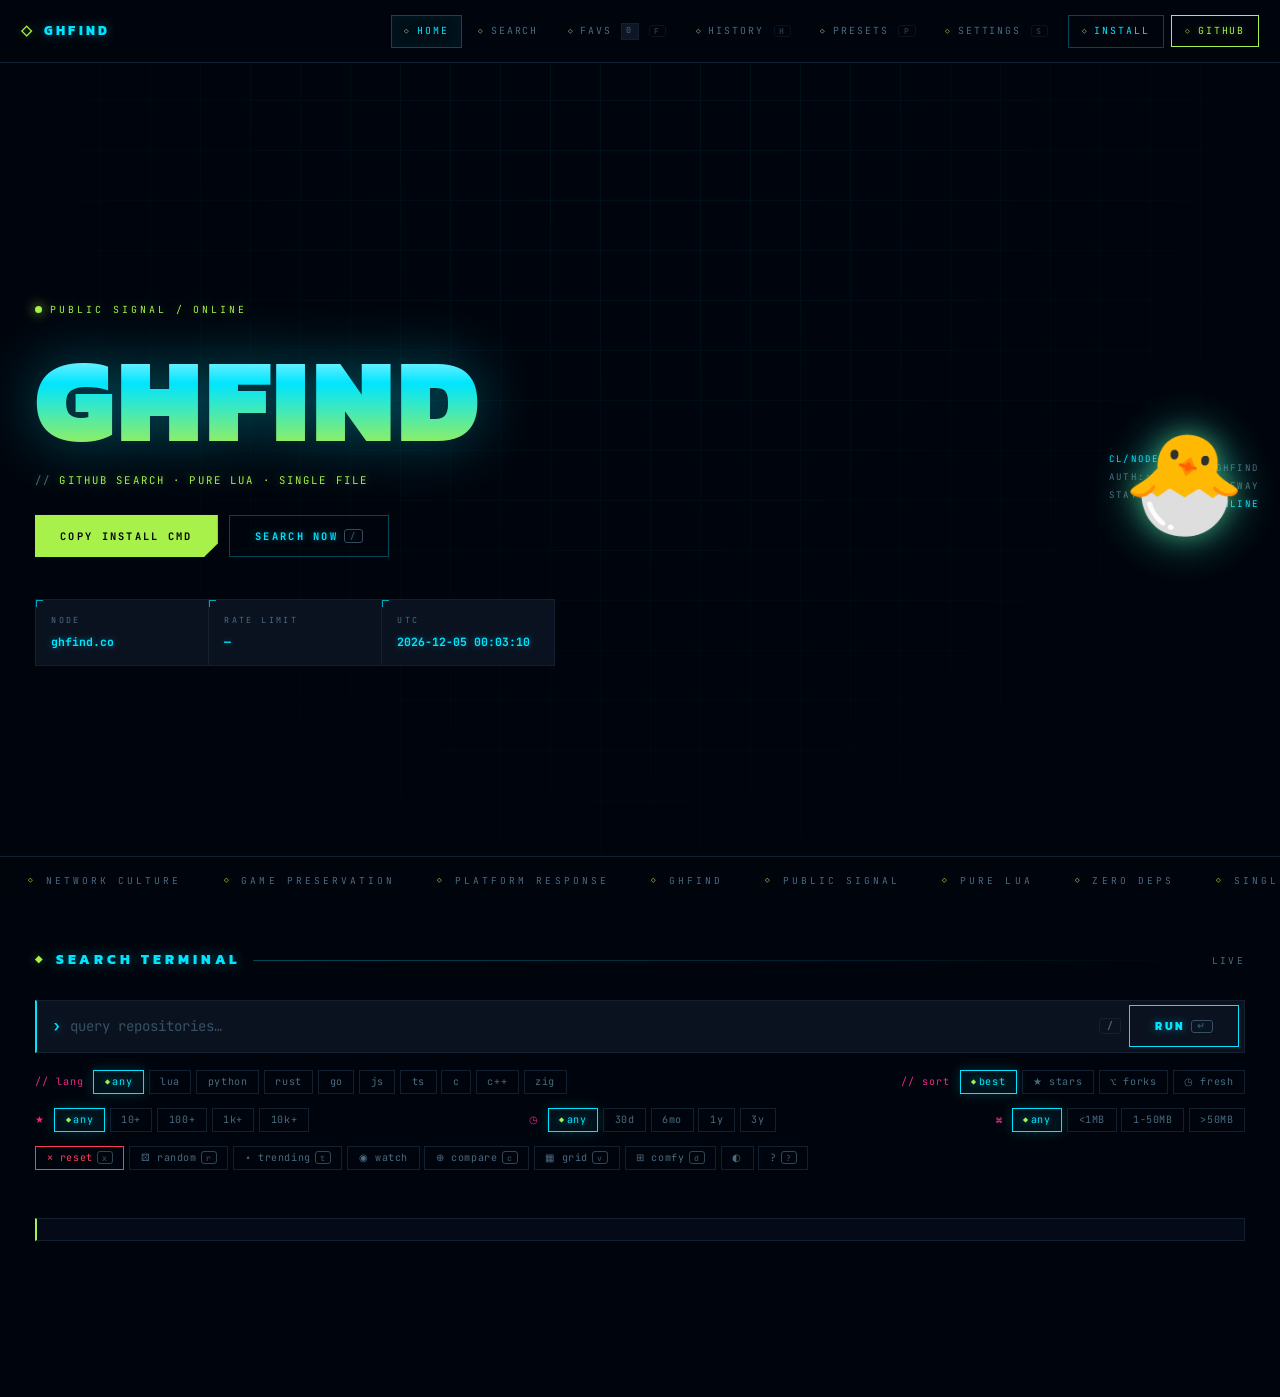
<file: index.html>
<!doctype html>
<html lang="en" data-theme="dark">
<head>
<meta charset="utf-8">
<meta name="viewport" content="width=device-width,initial-scale=1,viewport-fit=cover">
<title>◇ GHFIND — repo searcher</title>
<meta name="description" content="GitHub repository search tool — pure Lua, single file.">
<link rel="icon" href="data:image/svg+xml,<svg xmlns='http://www.w3.org/2000/svg' viewBox='0 0 100 100'><text y='.9em' font-size='90'>🐣</text></svg>">
<link rel="preconnect" href="https://fonts.googleapis.com">
<link rel="preconnect" href="https://fonts.gstatic.com" crossorigin>
<link href="https://fonts.googleapis.com/css2?family=JetBrains+Mono:wght@400;500;700&family=Kanit:wght@600;800;900&display=swap" rel="stylesheet">
<link rel="stylesheet" href="style.css">
</head>
<body>

<div class="bg-grid"></div>

<nav class="topbar">
  <a class="nav-logo" href="#top">
    <span class="dia">◇</span>
    <span>GHFIND</span>
  </a>
  <button class="nav-toggle" id="nav-toggle" aria-label="menu" type="button">☰</button>
  <div class="nav-links" id="nav-links">
    <a class="active" href="#top"><span class="dia-sm">◇</span> HOME</a>
    <a href="#search"><span class="dia-sm">◇</span> SEARCH</a>
    <a href="#" id="nav-favs"><span class="dia-sm">◇</span> FAVS<span class="badge" id="favc">0</span><kbd>f</kbd></a>
    <a href="#" id="nav-hist"><span class="dia-sm">◇</span> HISTORY<kbd>h</kbd></a>
    <a href="#" id="nav-presets"><span class="dia-sm">◇</span> PRESETS<kbd>p</kbd></a>
    <a href="#" id="nav-settings"><span class="dia-sm">◇</span> SETTINGS<kbd>s</kbd></a>
    <a href="#" id="nav-install" class="nav-mid"><span class="dia-sm">◇</span> INSTALL</a>
    <a class="cta" href="https://github.com/7helix/ghfind" target="_blank" rel="noopener"><span class="dia-sm">◇</span> GITHUB</a>
  </div>
</nav>

<section class="hero" id="top">
  <div class="hero-left">
    <div class="signal">
      <span class="signal-dot"></span>
      PUBLIC SIGNAL / ONLINE
    </div>
    <h1 class="hero-title">GHFIND</h1>
    <div class="hero-tag">github search · pure lua · single file</div>
    <div class="hero-actions">
      <button class="btn-green" id="copy-install">COPY INSTALL CMD</button>
      <button class="btn-outline" id="scroll-search">SEARCH NOW<kbd>/</kbd></button>
    </div>
    <div class="info-boxes">
      <div class="info-box">
        <div class="k">NODE</div>
        <div class="v">ghfind.co</div>
      </div>
      <div class="info-box">
        <div class="k">RATE LIMIT</div>
        <div class="v" id="rate">—</div>
      </div>
      <div class="info-box">
        <div class="k">UTC</div>
        <div class="v" id="utc">—</div>
      </div>
    </div>
  </div>

  <div class="hero-right">
    <svg class="orbit" viewBox="0 0 500 500" aria-hidden="true">
      <circle cx="250" cy="250" r="80"/>
      <circle cx="250" cy="250" r="160" stroke-dasharray="4 8"/>
      <circle cx="250" cy="250" r="230" stroke-dasharray="2 10"/>
      <polygon points="250,40 460,250 250,460 40,250" fill="none"/>
    </svg>
    <div class="mascot">
      <div class="mascot-glow"></div>
      <div class="mascot-glyph">🐣</div>
    </div>
    <div class="hero-meta meta-l">
      <div>CL/NODE::03</div>
      <div>AUTH::PUBLIC</div>
      <div>STATE::READ</div>
    </div>
    <div class="hero-meta meta-r">
      <div>GHFIND</div>
      <div>GATEWAY</div>
      <div>ONLINE</div>
    </div>
  </div>
</section>

<section class="search-section" id="search">
  <div class="section-head">
    <span class="dia">◆</span>
    <h2>SEARCH TERMINAL</h2>
    <span class="line"></span>
    <span class="dim">live</span>
  </div>

  <div class="bar">
    <span class="prompt">›</span>
    <input id="q" type="text" placeholder="query repositories…" autocomplete="off" spellcheck="false">
    <kbd>/</kbd>
    <button id="go">RUN<kbd>↵</kbd></button>
  </div>

  <div class="filters">
    <div class="chips" id="langs">
      <span class="lbl">// lang</span>
      <button class="chip on" data-v="">any</button>
      <button class="chip" data-v="lua">lua</button>
      <button class="chip" data-v="python">python</button>
      <button class="chip" data-v="rust">rust</button>
      <button class="chip" data-v="go">go</button>
      <button class="chip" data-v="javascript">js</button>
      <button class="chip" data-v="typescript">ts</button>
      <button class="chip" data-v="c">c</button>
      <button class="chip" data-v="c++">c++</button>
      <button class="chip" data-v="zig">zig</button>
    </div>
    <div class="chips right" id="sorts">
      <span class="lbl">// sort</span>
      <button class="chip on" data-v="">best</button>
      <button class="chip" data-v="stars">★ stars</button>
      <button class="chip" data-v="forks">⌥ forks</button>
      <button class="chip" data-v="updated">◷ fresh</button>
    </div>
  </div>

  <div class="filters">
    <div class="chips" id="stars">
      <span class="lbl">★</span>
      <button class="chip on" data-v="">any</button>
      <button class="chip" data-v="10">10+</button>
      <button class="chip" data-v="100">100+</button>
      <button class="chip" data-v="1000">1k+</button>
      <button class="chip" data-v="10000">10k+</button>
    </div>
    <div class="chips" id="age">
      <span class="lbl">◷</span>
      <button class="chip on" data-v="">any</button>
      <button class="chip" data-v="30">30d</button>
      <button class="chip" data-v="180">6mo</button>
      <button class="chip" data-v="365">1y</button>
      <button class="chip" data-v="1095">3y</button>
    </div>
    <div class="chips" id="size">
      <span class="lbl">⌘</span>
      <button class="chip on" data-v="">any</button>
      <button class="chip" data-v="small">&lt;1MB</button>
      <button class="chip" data-v="medium">1-50MB</button>
      <button class="chip" data-v="large">&gt;50MB</button>
    </div>
  </div>

  <div class="filters">
    <div class="chips right">
      <button class="chip" id="reset-filters">✕ reset<kbd>x</kbd></button>
      <button class="chip" id="random">⚄ random<kbd>r</kbd></button>
      <button class="chip" id="trend">▴ trending<kbd>t</kbd></button>
      <button class="chip" id="watch">◉ watch</button>
      <button class="chip" id="compare">⊕ compare<kbd>c</kbd></button>
      <button class="chip" id="view">▦ grid<kbd>v</kbd></button>
      <button class="chip" id="density">⊞ comfy<kbd>d</kbd></button>
      <button class="chip" id="theme">◐</button>
      <button class="chip" id="help">?<kbd>?</kbd></button>
    </div>
  </div>

  <p id="status" class="status"></p>
  <div class="stats-bar" id="stats-bar" hidden></div>
  <div id="grid" class="grid"></div>

  <div class="more-wrap">
    <button id="more" class="more" hidden>LOAD MORE</button>
  </div>
</section>

<div class="drawer" id="drawer" hidden>
  <div class="drawer-back" id="drawer-back"></div>
  <div class="drawer-panel">
    <div class="drawer-head">
      <h3 id="drawer-title">favorites</h3>
      <div class="drawer-actions" id="drawer-actions"></div>
      <button class="icon-btn" id="drawer-close">✕ <kbd>esc</kbd></button>
    </div>
    <div class="drawer-body" id="drawer-body"></div>
  </div>
</div>

<div class="modal" id="modal" hidden>
  <div class="modal-back" id="modal-back"></div>
  <div class="modal-panel">
    <button class="icon-btn modal-close" id="modal-close">✕ <kbd>esc</kbd></button>
    <div class="modal-body" id="modal-body"></div>
  </div>
</div>

<div class="modal" id="modal2" hidden>
  <div class="modal-back" id="modal2-back"></div>
  <div class="modal-panel">
    <button class="icon-btn modal-close" id="modal2-close">✕ <kbd>esc</kbd></button>
    <div class="modal-body" id="modal2-body"></div>
  </div>
</div>

<div class="modal" id="modal3" hidden>
  <div class="modal-back" id="modal3-back"></div>
  <div class="modal-panel">
    <button class="icon-btn modal-close" id="modal3-close">✕ <kbd>esc</kbd></button>
    <div class="modal-body" id="modal3-body"></div>
  </div>
</div>

<div class="toast" id="toast"></div>

<div class="ticker">
  <div class="ticker-track" id="ticker"></div>
</div>

<script>
const $ = s => document.querySelector(s);
const $$ = s => [...document.querySelectorAll(s)];
const esc = s => String(s ?? '').replace(/[&<>"']/g, c => ({
  '&':'&amp;','<':'&lt;','>':'&gt;','"':'&quot;',"'":'&#39;'
}[c]));
const fmt = n => n >= 1e6 ? (n/1e6).toFixed(1)+'M'
              : n >= 1e3 ? (n/1e3).toFixed(1)+'k'
              : String(n|0);
const fmtSize = kb => kb >= 1024*1024 ? (kb/1024/1024).toFixed(1)+'GB'
                   : kb >= 1024 ? (kb/1024).toFixed(1)+'MB'
                   : kb + 'KB';
const ago = d => {
  const s = (Date.now() - new Date(d)) / 1000;
  if (s < 3600) return Math.floor(s/60)+'m';
  if (s < 86400) return Math.floor(s/3600)+'h';
  if (s < 2592000) return Math.floor(s/86400)+'d';
  if (s < 31536000) return Math.floor(s/2592000)+'mo';
  return Math.floor(s/31536000)+'y';
};

const LANG_COLORS = {
  'Lua':'#00e5ff','Python':'#a8f04a','Rust':'#ff5c3d','Go':'#00d4ff',
  'JavaScript':'#f7df1e','TypeScript':'#00a8ff','C':'#7a7a7a','C++':'#ff2e97',
  'Zig':'#ff9d00','Java':'#ff7a3d','Ruby':'#ff2e63','Haskell':'#b47aff',
  'Shell':'#4ade80','Vim script':'#7dff4d','Nix':'#7dc4ff'
};
const langColor = l => LANG_COLORS[l] || '#00e5ff';

const LS = {
  get(k, d) { try { return JSON.parse(localStorage.getItem('ghf_'+k)) ?? d } catch { return d } },
  set(k, v) { try { localStorage.setItem('ghf_'+k, JSON.stringify(v)) } catch {} },
  del(k) { try { localStorage.removeItem('ghf_'+k) } catch {} }
};

const state = {
  lang: '', sort: '', stars: '', age: '', size: '',
  page: 1, per: 12, total: 0, q: '',
  busy: false,
  view: LS.get('view', 'grid'),
  density: LS.get('density', 'comfortable'),
  token: sessionStorage.getItem('ghf_tok') || '',
  favs: LS.get('favs', []),
  hist: LS.get('hist', []),
  presets: LS.get('presets', []),
  notes: LS.get('notes', {}),
  seen: LS.get('seen', {}),
  watchTimer: null,
  watchQuery: '',
  compare: [],
  rate: null
};

const savedTheme = LS.get('theme', null);
if (savedTheme) document.documentElement.dataset.theme = savedTheme;

async function ghSearch(q, page = 1) {
  let query = q;
  if (state.lang) query += ' language:' + state.lang;
  if (state.stars) query += ' stars:>=' + state.stars;
  if (state.age) {
    const d = new Date();
    d.setDate(d.getDate() - +state.age);
    query += ' pushed:>' + d.toISOString().slice(0,10);
  }
  if (state.size) {
    if (state.size === 'small') query += ' size:<1000';
    else if (state.size === 'medium') query += ' size:1000..50000';
    else if (state.size === 'large') query += ' size:>50000';
  }
  const p = new URLSearchParams({ q: query, per_page: state.per, page });
  if (state.sort) { p.set('sort', state.sort); p.set('order', 'desc'); }
  const h = { Accept: 'application/vnd.github+json' };
  if (state.token) h.Authorization = 'Bearer ' + state.token;
  const r = await fetch('https://api.github.com/search/repositories?' + p, { headers: h });
  const remaining = r.headers.get('X-RateLimit-Remaining');
  const limit = r.headers.get('X-RateLimit-Limit');
  if (remaining !== null) {
    state.rate = remaining + '/' + (limit || '?');
    $('#rate').textContent = state.rate;
  }
  const j = await r.json();
  if (!r.ok) throw new Error(j.message || ('HTTP ' + r.status));
  return j;
}

async function ghRepo(full) {
  const h = { Accept: 'application/vnd.github+json' };
  if (state.token) h.Authorization = 'Bearer ' + state.token;
  const r = await fetch('https://api.github.com/repos/' + full, { headers: h });
  if (!r.ok) return null;
  return r.json();
}

async function ghReadme(full) {
  const h = { Accept: 'application/vnd.github.raw' };
  if (state.token) h.Authorization = 'Bearer ' + state.token;
  const r = await fetch('https://api.github.com/repos/' + full + '/readme', { headers: h });
  if (!r.ok) return '';
  return r.text();
}

async function ghReleases(full) {
  const h = { Accept: 'application/vnd.github+json' };
  if (state.token) h.Authorization = 'Bearer ' + state.token;
  const r = await fetch('https://api.github.com/repos/' + full + '/releases?per_page=3', { headers: h });
  if (!r.ok) return [];
  return r.json();
}

async function ghContributors(full) {
  const h = { Accept: 'application/vnd.github+json' };
  if (state.token) h.Authorization = 'Bearer ' + state.token;
  const r = await fetch('https://api.github.com/repos/' + full + '/contributors?per_page=5', { headers: h });
  if (!r.ok) return [];
  return r.json();
}

async function ghFile(full, path) {
  const h = { Accept: 'application/vnd.github.raw' };
  if (state.token) h.Authorization = 'Bearer ' + state.token;
  const r = await fetch('https://api.github.com/repos/' + full + '/contents/' + path, { headers: h });
  if (!r.ok) return '';
  return r.text();
}

function pushHist(q) {
  state.hist = [q, ...state.hist.filter(x => x !== q)].slice(0, 50);
  LS.set('hist', state.hist);
}

function isFav(fn) { return state.favs.some(f => f.full_name === fn); }

function toggleFav(r) {
  const i = state.favs.findIndex(f => f.full_name === r.full_name);
  if (i >= 0) state.favs.splice(i, 1);
  else state.favs.unshift({
    full_name: r.full_name, html_url: r.html_url,
    description: r.description, stars: r.stargazers_count,
    forks: r.forks_count, language: r.language,
    owner: r.owner?.avatar_url, added: Date.now()
  });
  state.favs = state.favs.slice(0, 200);
  LS.set('favs', state.favs);
  $('#favc').textContent = state.favs.length;
}

let toastT;
function toast(msg) {
  const t = $('#toast');
  t.textContent = msg;
  t.classList.add('on');
  clearTimeout(toastT);
  toastT = setTimeout(() => t.classList.remove('on'), 1800);
}

function highlight(text, q) {
  if (!q) return esc(text);
  const words = q.split(/\s+/).filter(w => w.length > 1);
  let out = esc(text);
  words.forEach(w => {
    const re = new RegExp('(' + w.replace(/[.*+?^${}()|[\]\\]/g, '\\$&') + ')', 'gi');
    out = out.replace(re, '<mark>$1</mark>');
  });
  return out;
}

function escHtml(s) {
  return String(s).replace(/&/g, '&amp;').replace(/</g, '&lt;').replace(/>/g, '&gt;');
}

function md(src) {
  if (!src) return '';
  let s = src.replace(/\r\n/g, '\n');

  const codeBlocks = [];
  s = s.replace(/```(\w*)\n([\s\S]*?)```/g, (m, lang, code) => {
    codeBlocks.push('<pre class="md-code"><code>' + escHtml(code) + '</code></pre>');
    return '\u0001B' + (codeBlocks.length - 1) + '\u0001B';
  });

  s = s.replace(/<!--[\s\S]*?-->/g, '');
  s = s.replace(/<script\b[^>]*>[\s\S]*?<\/script>/gi, '');
  s = s.replace(/<style\b[^>]*>[\s\S]*?<\/style>/gi, '');
  s = s.replace(/<iframe\b[^>]*>[\s\S]*?<\/iframe>/gi, '');
  s = s.replace(/<object\b[^>]*>[\s\S]*?<\/object>/gi, '');
  s = s.replace(/<embed\b[^>]*>/gi, '');
  s = s.replace(/<form\b[^>]*>[\s\S]*?<\/form>/gi, '');

  const tags = [];
  s = s.replace(/<\/?[a-zA-Z][a-zA-Z0-9-]*(?:\s[^>]*)?\/?>/g, tag => {
    let clean = tag
      .replace(/\s+on\w+\s*=\s*(?:"[^"]*"|'[^']*'|[^\s>]+)/gi, '')
      .replace(/(href|src)\s*=\s*(?:"javascript:[^"]*"|'javascript:[^']*')/gi, '$1="about:blank"');
    tags.push(clean);
    return '\u0001T' + (tags.length - 1) + '\u0001T';
  });

  s = s.replace(/</g, '&lt;').replace(/>/g, '&gt;');

  s = s.replace(/`([^`\n]+)`/g, '<code class="md-inline">$1</code>');

  s = s.replace(/!\[([^\]]*)\]\(([^)\s]+)[^)]*\)/g,
    '<img class="md-img" src="$2" alt="$1" loading="lazy">');
  s = s.replace(/\[([^\]]+)\]\(([^)\s]+)[^)]*\)/g,
    '<a class="md-a" href="$2" target="_blank" rel="noopener">$1</a>');

  s = s.replace(/\*\*([^*\n]+)\*\*/g, '<strong>$1</strong>');
  s = s.replace(/(^|[^*])\*([^*\n]+)\*/g, '$1<em>$2</em>');
  s = s.replace(/__([^_\n]+)__/g, '<strong>$1</strong>');
  s = s.replace(/(^|[^_])_([^_\n]+)_/g, '$1<em>$2</em>');

  s = s.replace(/^######\s+(.+)$/gm, '<h6>$1</h6>');
  s = s.replace(/^#####\s+(.+)$/gm, '<h5>$1</h5>');
  s = s.replace(/^####\s+(.+)$/gm, '<h4>$1</h4>');
  s = s.replace(/^###\s+(.+)$/gm, '<h3>$1</h3>');
  s = s.replace(/^##\s+(.+)$/gm, '<h2>$1</h2>');
  s = s.replace(/^#\s+(.+)$/gm, '<h1>$1</h1>');

  s = s.replace(/^[-*_]{3,}\s*$/gm, '<hr class="md-hr">');
  s = s.replace(/^>\s?(.+)$/gm, '<blockquote class="md-quote">$1</blockquote>');

  s = s.replace(/(<a class="md-a"[^>]*>\s*<img[^>]*>\s*<\/a>\s*){2,}/g,
    m => '<div class="md-badges">' + m + '</div>');

  s = s.replace(/^[-*]\s+\[x\]\s+(.+)$/gm, '<li class="md-task done">$1</li>');
  s = s.replace(/^[-*]\s+\[\s\]\s+(.+)$/gm, '<li class="md-task">$1</li>');

  s = s.replace(/(^[-*]\s+.+(\n[-*]\s+.+)*)/gm, m => {
    const items = m.split('\n').map(l => l.replace(/^[-*]\s+/, ''));
    return '<ul class="md-ul">' + items.map(i => '<li>' + i + '</li>').join('') + '</ul>';
  });
  s = s.replace(/(^\d+\.\s+.+(\n\d+\.\s+.+)*)/gm, m => {
    const items = m.split('\n').map(l => l.replace(/^\d+\.\s+/, ''));
    return '<ol class="md-ol">' + items.map(i => '<li>' + i + '</li>').join('') + '</ol>';
  });

  s = s.split('\n').map(line => {
    const t = line.trim();
    if (!t) return '';
    if (/^(?:\u0001[TB]\d+\u0001[TB])+\s*$/.test(t)) return line;
    if (/^<(h\d|p|ul|ol|li|pre|blockquote|hr|div|section|table|details|figure|article|center)/i.test(t)) return line;
    if (/^<\//.test(t)) return line;
    return '<p class="md-p">' + line + '</p>';
  }).join('\n');

  s = s.replace(/\u0001B(\d+)\u0001B/g, (m, i) => codeBlocks[+i]);
  s = s.replace(/\u0001T(\d+)\u0001T/g, (m, i) => tags[+i]);

  return s;
}

function card(r, i) {
  const c = document.createElement('article');
  c.className = 'card';
  c.dataset.fn = r.full_name;
  c.style.animationDelay = (i * 30) + 'ms';
  const fav = isFav(r.full_name);
  const inCompare = state.compare.includes(r.full_name);
  const note = state.notes[r.full_name] || '';
  c.innerHTML = `
    <div class="card-head">
      <img class="avatar" src="${esc(r.owner?.avatar_url || '')}" alt="" loading="lazy">
      <a class="repo" href="${esc(r.html_url)}" target="_blank" rel="noopener">${highlight(r.full_name, state.q)}</a>
      <button class="fav ${fav?'on':''}" title="favorite" type="button">${fav?'★':'☆'}</button>
      <button class="cmp ${inCompare?'on':''}" title="compare" type="button">⊕</button>
    </div>
    <p class="desc">${highlight(r.description || '—', state.q)}</p>
    ${r.topics && r.topics.length ? `<div class="topics">${r.topics.slice(0,4).map(t => `<span class="topic">#${esc(t)}</span>`).join('')}</div>` : ''}
    ${note ? `<div class="note">📝 ${esc(note)}</div>` : ''}
    <div class="card-foot">
      ${r.language ? `<span class="pill" style="--lc:${langColor(r.language)}">${esc(r.language)}</span>` : ''}
      <span class="metric">★ ${fmt(r.stargazers_count)}</span>
      <span class="metric">⌥ ${fmt(r.forks_count)}</span>
      <span class="metric">! ${fmt(r.open_issues_count)}</span>
      <span class="metric dim">◷ ${ago(r.updated_at)}</span>
    </div>
    <div class="card-actions">
      <a class="act" href="${esc(r.html_url)}" target="_blank" rel="noopener">OPEN ↗</a>
      <button class="act copy" type="button">COPY</button>
      <button class="act clone" type="button">CLONE</button>
      <button class="act details" type="button">INFO</button>
    </div>`;
  c.querySelector('.fav').addEventListener('click', e => {
    e.preventDefault();
    toggleFav(r);
    e.target.classList.toggle('on');
    e.target.textContent = e.target.classList.contains('on') ? '★' : '☆';
    toast(isFav(r.full_name) ? '★ saved' : 'removed');
  });
  c.querySelector('.cmp').addEventListener('click', e => {
    e.preventDefault();
    const i = state.compare.indexOf(r.full_name);
    if (i >= 0) state.compare.splice(i, 1);
    else state.compare.push(r.full_name);
    e.target.classList.toggle('on');
    toast(state.compare.length + ' selected');
  });
  c.querySelector('.copy').addEventListener('click', async e => {
    e.preventDefault();
    await navigator.clipboard.writeText(r.html_url);
    toast('url copied');
  });
  c.querySelector('.clone').addEventListener('click', async e => {
    e.preventDefault();
    const url = r.clone_url || r.html_url + '.git';
    await navigator.clipboard.writeText('git clone ' + url);
    toast('clone cmd copied');
  });
  c.querySelector('.details').addEventListener('click', e => {
    e.preventDefault();
    openRepoModal(r);
  });
  c.querySelector('.repo').addEventListener('click', e => {
    e.preventDefault();
    openRepoModal(r);
  });
  return c;
}

function render(items, append = false) {
  const grid = $('#grid');
  if (!append) grid.innerHTML = '';
  if (!items.length && !append) {
    grid.innerHTML = '<p class="empty">// no results</p>';
    $('#stats-bar').hidden = true;
    return;
  }
  items.forEach((r, i) => grid.appendChild(card(r, i)));
  if (!append) showLangChart(items);
}

function showLangChart(items) {
  const bar = $('#stats-bar');
  if (!items || items.length < 2) { bar.hidden = true; return; }
  const counts = {};
  items.forEach(r => {
    const l = r.language || 'Other';
    counts[l] = (counts[l] || 0) + 1;
  });
  const sorted = Object.entries(counts).sort((a,b) => b[1]-a[1]);
  bar.innerHTML = '';
  const label = document.createElement('span');
  label.className = 'stat-pill';
  label.innerHTML = '<b>// lang</b>';
  bar.appendChild(label);
  sorted.forEach(([l, n]) => {
    const el = document.createElement('span');
    el.className = 'stat-pill';
    el.innerHTML = `<span class="swatch" style="background:${langColor(l)};box-shadow:0 0 6px ${langColor(l)}"></span>${esc(l)} <b>${n}</b>`;
    el.addEventListener('click', () => {
      setChip('#langs', l.toLowerCase());
      state.lang = l.toLowerCase();
      if (state.q) run(state.q);
    });
    bar.appendChild(el);
  });
  bar.hidden = false;
}

async function run(q, page = 1) {
  if (state.busy || !q.trim()) return;
  state.busy = true;
  state.q = q;
  state.page = page;
  $('#status').innerHTML = '<span class="dim">[ … ]</span>';
  try {
    const d = await ghSearch(q.trim(), page);
    state.total = d.total_count || 0;
    $('#status').innerHTML = `<span class="ok">[ ok ]</span> ${fmt(state.total)} repos <span class="dim">// ${(d.items||[]).length}</span>`;
    render(d.items || [], page > 1);
    $('#more').hidden = (d.items||[]).length < state.per || page * state.per >= Math.min(state.total, 1000);
    if (page === 1) pushHist(q.trim());
    const url = new URL(location);
    url.searchParams.set('q', q.trim());
    history.replaceState(null, '', url);
  } catch (e) {
    $('#status').innerHTML = '<span class="err-mark">[ err ]</span> ' + esc(e.message);
  } finally {
    state.busy = false;
  }
}

function setChip(sel, val) {
  $$(sel + ' .chip').forEach(c => c.classList.toggle('on', c.dataset.v === val));
}

function resetFilters() {
  state.lang = '';
  state.sort = '';
  state.stars = '';
  state.age = '';
  state.size = '';
  setChip('#langs', '');
  setChip('#sorts', '');
  setChip('#stars', '');
  setChip('#age', '');
  setChip('#size', '');
  if ($('#q').value.trim()) run($('#q').value);
  else toast('cleared');
}

function openDrawer(title, bodyFn, actions) {
  $('#drawer-title').textContent = title;
  $('#drawer-body').innerHTML = '';
  $('#drawer-actions').innerHTML = '';
  if (actions) actions($('#drawer-actions'));
  bodyFn($('#drawer-body'));
  $('#drawer').hidden = false;
  requestAnimationFrame(() => $('#drawer').classList.add('on'));
}
function closeDrawer() {
  const d = $('#drawer');
  d.classList.remove('on');
  setTimeout(() => d.hidden = true, 200);
}

async function openRepoModal(r) {
  const m = $('#modal');
  const body = $('#modal-body');
  body.innerHTML = `
    <div class="m-head">
      <img class="m-av" src="${esc(r.owner?.avatar_url||'')}" alt="">
      <div style="flex:1;min-width:0">
        <h3 class="m-title">${esc(r.full_name)}</h3>
        <div class="m-owner">// ${esc(r.owner?.login||'')}</div>
        <p class="m-desc">${esc(r.description||'—')}</p>
      </div>
    </div>
    <div class="m-stats">
      <div class="m-stat"><div class="v">${fmt(r.stargazers_count)}</div><div class="l">stars</div></div>
      <div class="m-stat"><div class="v">${fmt(r.forks_count)}</div><div class="l">forks</div></div>
      <div class="m-stat"><div class="v">${fmt(r.open_issues_count)}</div><div class="l">issues</div></div>
      <div class="m-stat"><div class="v">${fmt(r.watchers_count)}</div><div class="l">watchers</div></div>
      <div class="m-stat"><div class="v">${fmtSize(r.size)}</div><div class="l">size</div></div>
      <div class="m-stat"><div class="v">${r.license?.spdx_id || '—'}</div><div class="l">license</div></div>
    </div>
    ${r.topics && r.topics.length ? `<div class="m-topics">${r.topics.map(t => `<a class="m-topic" href="https://github.com/topics/${esc(t)}" target="_blank" rel="noopener">#${esc(t)}</a>`).join('')}</div>` : ''}
    <div id="m-extra"></div>
    <div id="m-readme" class="m-readme"><div class="m-loading">// loading…</div></div>
    <div class="m-actions">
      <a class="m-btn primary" href="${esc(r.html_url)}" target="_blank" rel="noopener">OPEN ↗</a>
      <button class="m-btn" id="m-fav" type="button">${isFav(r.full_name) ? '★ UNFAV' : '☆ FAV'}</button>
      <button class="m-btn" id="m-copy" type="button">COPY URL</button>
      <button class="m-btn" id="m-clone" type="button">COPY CLONE</button>
      <button class="m-btn" id="m-note" type="button">NOTE</button>
      <button class="m-btn" id="m-files" type="button">FILES</button>
      <a class="m-btn" href="${esc(r.html_url)}/issues" target="_blank" rel="noopener">ISSUES</a>
      <a class="m-btn" href="${esc(r.html_url)}/releases" target="_blank" rel="noopener">RELEASES</a>
    </div>`;
  m.hidden = false;
  requestAnimationFrame(() => m.classList.add('on'));

  body.querySelector('#m-fav').addEventListener('click', () => {
    toggleFav(r);
    const on = isFav(r.full_name);
    body.querySelector('#m-fav').textContent = on ? '★ UNFAV' : '☆ FAV';
    toast(on ? '★ saved' : 'removed');
  });
  body.querySelector('#m-copy').addEventListener('click', async () => {
    await navigator.clipboard.writeText(r.html_url);
    toast('url copied');
  });
  body.querySelector('#m-clone').addEventListener('click', async () => {
    await navigator.clipboard.writeText('git clone ' + (r.clone_url || r.html_url + '.git'));
    toast('clone copied');
  });
  body.querySelector('#m-note').addEventListener('click', () => {
    const cur = state.notes[r.full_name] || '';
    const note = prompt('note for ' + r.full_name, cur);
    if (note !== null) {
      if (note.trim()) state.notes[r.full_name] = note.trim();
      else delete state.notes[r.full_name];
      LS.set('notes', state.notes);
      toast('note saved');
    }
  });
  body.querySelector('#m-files').addEventListener('click', () => openFilesModal(r));

  const [readme, releases, contributors] = await Promise.all([
    ghReadme(r.full_name),
    ghReleases(r.full_name),
    ghContributors(r.full_name)
  ]);

  const extra = body.querySelector('#m-extra');
  if (releases.length) {
    extra.innerHTML += `<div class="m-section"><div class="m-section-title">// releases</div>${releases.map(rel => `
      <a class="m-release" href="${esc(rel.html_url)}" target="_blank" rel="noopener">
        <span class="m-rel-tag">${esc(rel.tag_name)}</span>
        <span class="m-rel-name">${esc(rel.name || '')}</span>
        <span class="m-rel-date">${ago(rel.published_at)}</span>
      </a>`).join('')}</div>`;
  }
  if (contributors.length) {
    extra.innerHTML += `<div class="m-section"><div class="m-section-title">// contributors</div><div class="m-contrib">${contributors.map(c => `
      <a class="m-contrib-item" href="${esc(c.html_url)}" target="_blank" rel="noopener" title="${esc(c.login)}">
        <img src="${esc(c.avatar_url)}" alt="">
        <span>${esc(c.login)}</span>
      </a>`).join('')}</div></div>`;
  }

  const readmeEl = body.querySelector('#m-readme');
  if (!readme) {
    readmeEl.innerHTML = '<div class="m-loading">// no readme</div>';
    return;
  }
  readmeEl.innerHTML = '<div class="md">' + md(readme.slice(0, 16000)) +
    (readme.length > 16000 ? '<p class="md-p"><em>… truncated</em></p>' : '') + '</div>';
}

async function openFilesModal(r) {
  const m = $('#modal3');
  const body = $('#modal3-body');
  body.innerHTML = `
    <h3 class="m-title">◇ FILE BROWSER</h3>
    <div class="m-owner">// ${esc(r.full_name)}</div>
    <div id="fb-path" class="fb-path">/</div>
    <div id="fb-list" class="fb-list"><div class="m-loading">// loading…</div></div>`;
  m.hidden = false;
  requestAnimationFrame(() => m.classList.add('on'));

  const pathEl = body.querySelector('#fb-path');
  const listEl = body.querySelector('#fb-list');
  let currentPath = '';

  async function load(path) {
    currentPath = path;
    pathEl.textContent = '/' + (path || '');
    listEl.innerHTML = '<div class="m-loading">// loading…</div>';
    const h = { Accept: 'application/vnd.github+json' };
    if (state.token) h.Authorization = 'Bearer ' + state.token;
    const url = 'https://api.github.com/repos/' + r.full_name + '/contents/' + path;
    const res = await fetch(url, { headers: h });
    if (!res.ok) { listEl.innerHTML = '<div class="m-loading">// n/a</div>'; return; }
    const items = await res.json();
    listEl.innerHTML = '';
    if (path) {
      const up = document.createElement('button');
      up.className = 'fb-item fb-dir';
      up.type = 'button';
      up.innerHTML = '<span class="fb-icon">↩</span> ..';
      up.addEventListener('click', () => {
        const parent = path.split('/').slice(0, -1).join('/');
        load(parent);
      });
      listEl.appendChild(up);
    }
    items.sort((a, b) => {
      if (a.type === b.type) return a.name.localeCompare(b.name);
      return a.type === 'dir' ? -1 : 1;
    });
    items.forEach(item => {
      const el = document.createElement('button');
      el.type = 'button';
      el.className = 'fb-item' + (item.type === 'dir' ? ' fb-dir' : ' fb-file');
      const icon = item.type === 'dir' ? '▸' : '·';
      el.innerHTML = `<span class="fb-icon">${icon}</span> <span class="fb-name">${esc(item.name)}</span> <span class="fb-size">${item.type === 'file' ? fmtSize(Math.ceil(item.size/1024)) : ''}</span>`;
      el.addEventListener('click', async () => {
        if (item.type === 'dir') {
          load(item.path);
        } else {
          const content = await ghFile(r.full_name, item.path);
          body.querySelector('#fb-list').innerHTML = `
            <button class="fb-item fb-dir" id="fb-back" type="button"><span class="fb-icon">↩</span> ..</button>
            <pre class="fb-view">${escHtml(content.slice(0, 8000))}${content.length > 8000 ? '\n\n… truncated' : ''}</pre>`;
          body.querySelector('#fb-back').addEventListener('click', () => load(currentPath));
        }
      });
      listEl.appendChild(el);
    });
  }
  load('');
}

function closeModal() {
  const m = $('#modal');
  m.classList.remove('on');
  setTimeout(() => m.hidden = true, 200);
}
function closeModal2() {
  const m = $('#modal2');
  m.classList.remove('on');
  setTimeout(() => m.hidden = true, 200);
}
function closeModal3() {
  const m = $('#modal3');
  m.classList.remove('on');
  setTimeout(() => m.hidden = true, 200);
}

function exportData(type, data, filename) {
  let blob;
  if (type === 'json') {
    blob = new Blob([JSON.stringify(data, null, 2)], { type: 'application/json' });
  } else if (type === 'csv') {
    const rows = [['name','url','stars','forks','language','updated']];
    data.forEach(r => rows.push([r.full_name, r.html_url, r.stargazers_count, r.forks_count, r.language || '', (r.updated_at||'').slice(0,10)]));
    blob = new Blob([rows.map(r => r.map(v => '"' + String(v).replace(/"/g,'""') + '"').join(',')).join('\n')], { type: 'text/csv' });
  } else {
    blob = new Blob([data.map(r => r.full_name + '\t' + r.html_url).join('\n')], { type: 'text/plain' });
  }
  const a = document.createElement('a');
  a.href = URL.createObjectURL(blob);
  a.download = filename;
  a.click();
}

$('#nav-favs').addEventListener('click', e => {
  e.preventDefault();
  closeNav();
  openDrawer('★ FAVORITES [' + state.favs.length + ']', box => {
    if (!state.favs.length) { box.innerHTML = '<p class="empty">// empty</p>'; return; }
    state.favs.forEach((f, i) => {
      const wrap = document.createElement('div');
      wrap.className = 'row-item-col';
      wrap.innerHTML = `
        <a class="row-item" href="${esc(f.html_url)}" target="_blank" rel="noopener">
          <img src="${esc(f.owner||'')}" alt="" class="av">
          <div class="row-txt">
            <div class="row-title">${esc(f.full_name)}</div>
            <div class="row-sub">${esc(f.description||'')}</div>
          </div>
          <span class="row-met">★ ${fmt(f.stars)}</span>
        </a>
        <textarea class="fav-note" placeholder="// note" data-fn="${esc(f.full_name)}">${esc(state.notes[f.full_name] || '')}</textarea>
        <div class="row-tools">
          <button class="danger" data-rm="${esc(f.full_name)}" type="button">REMOVE</button>
          <button data-copy="${esc(f.full_name)}" type="button">COPY URL</button>
        </div>`;
      wrap.querySelector('.fav-note').addEventListener('input', ev => {
        const fn = ev.target.dataset.fn;
        if (ev.target.value.trim()) state.notes[fn] = ev.target.value.trim();
        else delete state.notes[fn];
        LS.set('notes', state.notes);
      });
      wrap.querySelector('[data-rm]').addEventListener('click', ev => {
        const fn = ev.target.dataset.rm;
        state.favs = state.favs.filter(x => x.full_name !== fn);
        LS.set('favs', state.favs);
        $('#favc').textContent = state.favs.length;
        closeDrawer();
      });
      wrap.querySelector('[data-copy]').addEventListener('click', ev => {
        const fv = state.favs.find(x => x.full_name === ev.target.dataset.copy);
        if (fv) { navigator.clipboard.writeText(fv.html_url); toast('copied'); }
      });
      box.appendChild(wrap);
    });
  }, act => {
    act.innerHTML = `
      <button class="icon-btn" id="fav-export" type="button">EXPORT</button>
      <button class="icon-btn danger" id="fav-clear" type="button">CLEAR</button>`;
    act.querySelector('#fav-export').addEventListener('click', () => {
      exportData('json', state.favs, 'ghfind-favorites.json');
    });
    act.querySelector('#fav-clear').addEventListener('click', () => {
      if (!confirm('clear all favorites?')) return;
      state.favs = [];
      LS.set('favs', []);
      $('#favc').textContent = 0;
      closeDrawer();
    });
  });
});

$('#nav-hist').addEventListener('click', e => {
  e.preventDefault();
  closeNav();
  openDrawer('▤ HISTORY [' + state.hist.length + ']', box => {
    if (!state.hist.length) { box.innerHTML = '<p class="empty">// empty</p>'; return; }
    state.hist.forEach(h => {
      const el = document.createElement('button');
      el.type = 'button';
      el.className = 'row-item btn-row';
      el.innerHTML = `<div class="row-txt"><div class="row-title"><span class="dia">◇</span> ${esc(h)}</div></div>`;
      el.addEventListener('click', () => {
        $('#q').value = h;
        closeDrawer();
        run(h);
      });
      box.appendChild(el);
    });
  }, act => {
    act.innerHTML = `<button class="icon-btn danger" id="hist-clear" type="button">CLEAR</button>`;
    act.querySelector('#hist-clear').addEventListener('click', () => {
      if (!confirm('clear history?')) return;
      state.hist = [];
      LS.set('hist', []);
      closeDrawer();
    });
  });
});

$('#nav-presets').addEventListener('click', e => {
  e.preventDefault();
  closeNav();
  openDrawer('◆ PRESETS [' + state.presets.length + ']', box => {
    if (!state.presets.length) {
      box.innerHTML = '<p class="empty">// no presets</p>';
      return;
    }
    state.presets.forEach((p, i) => {
      const el = document.createElement('div');
      el.className = 'row-item-col';
      el.innerHTML = `
        <button class="row-item btn-row" data-run="${i}" type="button">
          <div class="row-txt">
            <div class="row-title"><span class="dia">◆</span> ${esc(p.name)}</div>
            <div class="row-sub">${esc(p.q)}${p.lang ? ' · '+esc(p.lang) : ''}${p.sort ? ' · '+esc(p.sort) : ''}</div>
          </div>
        </button>
        <div class="row-tools">
          <button data-del="${i}" class="danger" type="button">DELETE</button>
        </div>`;
      el.querySelector('[data-run]').addEventListener('click', () => {
        $('#q').value = p.q;
        state.lang = p.lang || '';
        state.sort = p.sort || '';
        state.stars = p.stars || '';
        state.age = p.age || '';
        state.size = p.size || '';
        setChip('#langs', state.lang);
        setChip('#sorts', state.sort);
        setChip('#stars', state.stars);
        setChip('#age', state.age);
        setChip('#size', state.size);
        closeDrawer();
        run(p.q);
      });
      el.querySelector('[data-del]').addEventListener('click', () => {
        state.presets.splice(i, 1);
        LS.set('presets', state.presets);
        closeDrawer();
      });
      box.appendChild(el);
    });
  });
});

$('#nav-settings').addEventListener('click', e => {
  e.preventDefault();
  closeNav();
  openDrawer('⚙ SETTINGS', box => {
    const tok = state.token ? state.token.slice(0,8) + '…' : '—';
    box.innerHTML = `
      <div class="setting-row">
        <div>
          <div class="setting-k">GITHUB TOKEN</div>
          <div class="setting-v">${esc(tok)}</div>
        </div>
        <button class="icon-btn" id="set-tok" type="button">${state.token ? 'CHANGE' : 'ADD'}</button>
      </div>
      <div class="setting-row">
        <div>
          <div class="setting-k">THEME</div>
          <div class="setting-v">${document.documentElement.dataset.theme || 'dark'}</div>
        </div>
        <button class="icon-btn" id="set-theme" type="button">TOGGLE</button>
      </div>
      <div class="setting-row">
        <div>
          <div class="setting-k">VIEW</div>
          <div class="setting-v">${state.view}</div>
        </div>
        <button class="icon-btn" id="set-view" type="button">TOGGLE</button>
      </div>
      <div class="setting-row">
        <div>
          <div class="setting-k">DENSITY</div>
          <div class="setting-v">${state.density}</div>
        </div>
        <button class="icon-btn" id="set-density" type="button">TOGGLE</button>
      </div>
      <div class="setting-row">
        <div>
          <div class="setting-k">SEEN CACHE</div>
          <div class="setting-v">${Object.keys(state.seen).length}</div>
        </div>
        <button class="icon-btn danger" id="set-clear-seen" type="button">CLEAR</button>
      </div>
      <div class="setting-row">
        <div>
          <div class="setting-k">ALL DATA</div>
          <div class="setting-v">favs · hist · presets · notes</div>
        </div>
        <button class="icon-btn danger" id="set-reset" type="button">RESET</button>
      </div>
      <div class="setting-row">
        <div>
          <div class="setting-k">EXPORT</div>
          <div class="setting-v">json backup</div>
        </div>
        <button class="icon-btn" id="set-export" type="button">EXPORT</button>
      </div>`;
    box.querySelector('#set-tok').addEventListener('click', () => {
      const t = prompt('paste token (blank = remove)', state.token ? '••••••••' : '');
      if (t === null) return;
      if (t === '' || t.match(/^•+$/)) {
        state.token = '';
        sessionStorage.removeItem('ghf_tok');
        toast('token removed');
      } else {
        state.token = t.trim();
        sessionStorage.setItem('ghf_tok', state.token);
        toast('token saved');
      }
      closeDrawer();
    });
    box.querySelector('#set-theme').addEventListener('click', () => {
      const next = document.documentElement.dataset.theme === 'dark' ? 'light' : 'dark';
      document.documentElement.dataset.theme = next;
      LS.set('theme', next);
      closeDrawer();
    });
    box.querySelector('#set-view').addEventListener('click', () => {
      state.view = state.view === 'grid' ? 'list' : 'grid';
      LS.set('view', state.view);
      $('#grid').classList.toggle('list', state.view === 'list');
      closeDrawer();
    });
    box.querySelector('#set-density').addEventListener('click', () => {
      state.density = state.density === 'comfortable' ? 'compact' : 'comfortable';
      LS.set('density', state.density);
      document.body.classList.toggle('compact', state.density === 'compact');
      closeDrawer();
    });
    box.querySelector('#set-clear-seen').addEventListener('click', () => {
      state.seen = {};
      LS.set('seen', {});
      toast('cleared');
      closeDrawer();
    });
    box.querySelector('#set-reset').addEventListener('click', () => {
      if (!confirm('reset everything?')) return;
      LS.del('favs'); LS.del('hist'); LS.del('presets'); LS.del('notes'); LS.del('seen');
      state.favs = []; state.hist = []; state.presets = []; state.notes = {}; state.seen = {};
      $('#favc').textContent = 0;
      toast('reset');
      closeDrawer();
    });
    box.querySelector('#set-export').addEventListener('click', () => {
      exportData('json', {
        favorites: state.favs,
        history: state.hist,
        presets: state.presets,
        notes: state.notes,
        exported: new Date().toISOString()
      }, 'ghfind-backup.json');
      toast('exported');
    });
  });
});

$('#nav-install').addEventListener('click', e => {
  e.preventDefault();
  closeNav();
  const cmd = 'curl -sSL -o ghfind.lua https://raw.githubusercontent.com/7helix/ghfind/main/ghfind.lua';
  navigator.clipboard.writeText(cmd).then(() => {
    toast('install cmd copied');
  }).catch(() => {
    prompt('copy this command', cmd);
  });
});

$('#help').addEventListener('click', () => {
  openDrawer('? KEYS', box => {
    const rows = [
      ['/', 'focus search'],
      ['↵', 'run search'],
      ['esc', 'close'],
      ['r', 'random'],
      ['t', 'trending'],
      ['f', 'favorites'],
      ['h', 'history'],
      ['p', 'presets'],
      ['s', 'settings'],
      ['c', 'compare'],
      ['v', 'grid/list'],
      ['d', 'density'],
      ['x', 'reset filters'],
      ['?', 'this panel']
    ];
    box.innerHTML = rows.map(([k, v]) => `
      <div class="row-item">
        <div class="row-txt">
          <div class="row-title"><kbd>${k}</kbd></div>
          <div class="row-sub">${v}</div>
        </div>
      </div>`).join('');
  });
});

$('#drawer-close').addEventListener('click', closeDrawer);
$('#drawer-back').addEventListener('click', closeDrawer);
$('#modal-close').addEventListener('click', closeModal);
$('#modal-back').addEventListener('click', closeModal);
$('#modal2-close').addEventListener('click', closeModal2);
$('#modal2-back').addEventListener('click', closeModal2);
$('#modal3-close').addEventListener('click', closeModal3);
$('#modal3-back').addEventListener('click', closeModal3);

$('#scroll-search').addEventListener('click', () => {
  document.getElementById('search').scrollIntoView({ behavior: 'smooth' });
});

$('#copy-install').addEventListener('click', async () => {
  const cmd = 'curl -sSL -o ghfind.lua https://raw.githubusercontent.com/7helix/ghfind/main/ghfind.lua';
  try {
    await navigator.clipboard.writeText(cmd);
    toast('install cmd copied');
  } catch {
    prompt('copy this command', cmd);
  }
});

$('#go').addEventListener('click', () => { run($('#q').value); });
$('#q').addEventListener('keydown', e => {
  if (e.key === 'Enter') run($('#q').value);
  if (e.key === 'Escape') { $('#q').value = ''; $('#q').blur(); }
});

$('#reset-filters').addEventListener('click', () => { resetFilters(); });
$('#more').addEventListener('click', () => { state.page++; run(state.q, state.page); });

$('#random').addEventListener('click', async () => {
  const d = await ghSearch($('#q').value.trim() || 'lua');
  const items = d.items || [];
  if (!items.length) return toast('nothing');
  const r = items[Math.floor(Math.random() * items.length)];
  render([r]);
  $('#status').innerHTML = '<span class="ok">[ ok ]</span> random';
  $('#more').hidden = true;
});

$('#trend').addEventListener('click', () => {
  const d = new Date(); d.setDate(d.getDate() - 7);
  $('#q').value = 'created:>' + d.toISOString().slice(0,10);
  state.sort = 'stars';
  setChip('#sorts', 'stars');
  run($('#q').value);
});

$('#watch').addEventListener('click', () => {
  if (state.watchTimer) {
    clearInterval(state.watchTimer);
    state.watchTimer = null;
    toast('stopped');
    return;
  }
  const q = $('#q').value.trim();
  if (!q) return toast('enter a query');
  state.watchQuery = q;
  toast('watching · 60s');
  state.watchTimer = setInterval(async () => {
    try {
      const d = await ghSearch(state.watchQuery, 1);
      const seenKey = state.watchQuery;
      const prev = state.seen[seenKey] || [];
      const fresh = (d.items || []).filter(r => !prev.includes(r.full_name));
      if (fresh.length) {
        state.seen[seenKey] = [...prev, ...fresh.map(r => r.full_name)].slice(-500);
        LS.set('seen', state.seen);
        toast('◉ ' + fresh.length + ' new');
        if (Notification && Notification.permission === 'granted') {
          new Notification('ghfind', { body: fresh.length + ' new for "' + state.watchQuery + '"' });
        }
      }
    } catch {}
  }, 60000);
  if (Notification && Notification.permission === 'default') {
    Notification.requestPermission();
  }
});

$('#compare').addEventListener('click', async () => {
  if (state.compare.length < 2) {
    toast('select 2+ with ⊕');
    return;
  }
  $('#status').innerHTML = '<span class="dim">[ … ]</span>';
  const repos = await Promise.all(state.compare.map(fn => ghRepo(fn)));
  const valid = repos.filter(Boolean);
  if (!valid.length) { toast('nothing'); return; }
  const m = $('#modal2');
  const body = $('#modal2-body');
  const metrics = [
    ['stars', r => fmt(r.stargazers_count)],
    ['forks', r => fmt(r.forks_count)],
    ['issues', r => fmt(r.open_issues_count)],
    ['watchers', r => fmt(r.watchers_count)],
    ['size', r => fmtSize(r.size)],
    ['language', r => r.language || '—'],
    ['license', r => r.license?.spdx_id || '—'],
    ['created', r => (r.created_at||'').slice(0,10)],
    ['updated', r => (r.pushed_at||'').slice(0,10)],
    ['homepage', r => r.homepage || '—']
  ];
  body.innerHTML = `
    <h3 class="m-title">⊕ COMPARE</h3>
    <div class="cmp-grid" style="grid-template-columns: repeat(${valid.length+1}, minmax(0,1fr));">
      <div class="cmp-cell cmp-head"></div>
      ${valid.map(r => `<div class="cmp-cell cmp-head"><a href="${esc(r.html_url)}" target="_blank">${esc(r.full_name)}</a></div>`).join('')}
      ${metrics.map(([label, fn]) => `
        <div class="cmp-cell cmp-label">${label}</div>
        ${valid.map(r => `<div class="cmp-cell">${esc(fn(r))}</div>`).join('')}
      `).join('')}
    </div>
    <div class="m-actions" style="margin-top:1rem">
      <button class="m-btn" id="cmp-clear" type="button">CLEAR</button>
    </div>`;
  m.hidden = false;
  requestAnimationFrame(() => m.classList.add('on'));
  body.querySelector('#cmp-clear').addEventListener('click', () => {
    state.compare = [];
    $$('.cmp.on').forEach(el => el.classList.remove('on'));
    closeModal2();
  });
  $('#status').innerHTML = '';
});

$('#view').addEventListener('click', () => {
  state.view = state.view === 'grid' ? 'list' : 'grid';
  LS.set('view', state.view);
  $('#grid').classList.toggle('list', state.view === 'list');
  $('#view').innerHTML = state.view === 'grid' ? '▦ grid<kbd>v</kbd>' : '☰ list<kbd>v</kbd>';
});

$('#density').addEventListener('click', () => {
  state.density = state.density === 'comfortable' ? 'compact' : 'comfortable';
  LS.set('density', state.density);
  document.body.classList.toggle('compact', state.density === 'compact');
  $('#density').innerHTML = state.density === 'comfortable' ? '⊞ comfy<kbd>d</kbd>' : '⊟ compact<kbd>d</kbd>';
});

$('#theme').addEventListener('click', () => {
  const next = document.documentElement.dataset.theme === 'dark' ? 'light' : 'dark';
  document.documentElement.dataset.theme = next;
  LS.set('theme', next);
});

$$('#langs .chip').forEach(c => c.addEventListener('click', () => {
  state.lang = c.dataset.v;
  setChip('#langs', c.dataset.v);
  if ($('#q').value.trim()) run($('#q').value);
}));
$$('#sorts .chip').forEach(c => c.addEventListener('click', () => {
  state.sort = c.dataset.v;
  setChip('#sorts', c.dataset.v);
  if ($('#q').value.trim()) run($('#q').value);
}));
$$('#stars .chip').forEach(c => c.addEventListener('click', () => {
  state.stars = c.dataset.v;
  setChip('#stars', c.dataset.v);
  if ($('#q').value.trim()) run($('#q').value);
}));
$$('#age .chip').forEach(c => c.addEventListener('click', () => {
  state.age = c.dataset.v;
  setChip('#age', c.dataset.v);
  if ($('#q').value.trim()) run($('#q').value);
}));
$$('#size .chip').forEach(c => c.addEventListener('click', () => {
  state.size = c.dataset.v;
  setChip('#size', c.dataset.v);
  if ($('#q').value.trim()) run($('#q').value);
}));

function closeNav() {
  const nav = document.getElementById('nav-links');
  if (nav) nav.classList.remove('open');
}

document.addEventListener('click', function(e) {
  const toggle = e.target.closest('#nav-toggle');
  const nav = document.getElementById('nav-links');
  
  if (toggle) {
    if (nav) nav.classList.toggle('open');
    return;
  }
  
  if (nav && nav.contains(e.target) && e.target.tagName === 'A') {
    nav.classList.remove('open');
    return;
  }
  
  if (nav && nav.classList.contains('open')) {
    if (!nav.contains(e.target)) {
      nav.classList.remove('open');
    }
  }
});

document.addEventListener('keydown', e => {
  const tag = document.activeElement.tagName;
  if (tag === 'INPUT' || tag === 'TEXTAREA') {
    if (e.key === 'Escape') document.activeElement.blur();
    return;
  }
  if (e.key === '/') { e.preventDefault(); $('#q').focus(); }
  if (e.key === 'Escape') { closeModal(); closeModal2(); closeModal3(); closeDrawer(); closeNav(); }
  if (e.key === 'r') $('#random').click();
  if (e.key === 't') $('#trend').click();
  if (e.key === 'f') $('#nav-favs').click();
  if (e.key === 'h') $('#nav-hist').click();
  if (e.key === 'p') $('#nav-presets').click();
  if (e.key === 's') $('#nav-settings').click();
  if (e.key === 'c') $('#compare').click();
  if (e.key === 'v') $('#view').click();
  if (e.key === 'd') $('#density').click();
  if (e.key === 'x') resetFilters();
  if (e.key === '?') $('#help').click();
});

function tickUTC() {
  const d = new Date();
  const p = n => String(n).padStart(2, '0');
  $('#utc').textContent = `${d.getUTCFullYear()}-${p(d.getUTCMonth()+1)}-${p(d.getUTCDate())} ${p(d.getUTCHours())}:${p(d.getUTCMinutes())}:${p(d.getUTCSeconds())}`;
}
tickUTC();
setInterval(tickUTC, 1000);

const TICK = ['NETWORK CULTURE','GAME PRESERVATION','PLATFORM RESPONSE','GHFIND','PUBLIC SIGNAL','PURE LUA','ZERO DEPS','SINGLE FILE','OPEN SOURCE'];
const tk = $('#ticker');
const one = TICK.map(t => `<span class="tick"><span class="dia">◇</span> ${t}</span>`).join('');
tk.innerHTML = one + one;

$('#favc').textContent = state.favs.length;
$('#grid').classList.toggle('list', state.view === 'list');
$('#view').innerHTML = state.view === 'grid' ? '▦ grid<kbd>v</kbd>' : '☰ list<kbd>v</kbd>';
$('#density').innerHTML = state.density === 'comfortable' ? '⊞ comfy<kbd>d</kbd>' : '⊟ compact<kbd>d</kbd>';
document.body.classList.toggle('compact', state.density === 'compact');

const params = new URLSearchParams(location.search);
const qp = params.get('q');
if (qp) {
  $('#q').value = qp;
  run(qp);
}
</script>

</body>
</html>
</file>
<file: style.css>
:root {
  --bg:#00050d;
  --bg2:#040a18;
  --card:#0a1220;
  --card2:#0e1626;
  --fg:#c8e8f5;
  --muted:#4a6b80;
  --accent:#00e5ff;
  --accent-glow:rgba(0,229,255,.45);
  --lime:#a8f04a;
  --lime-glow:rgba(168,240,74,.4);
  --magenta:#ff2e97;
  --border:#132030;
  --border-lit:rgba(0,229,255,.3);
  --code-bg:#020510;
  --ok:#a8f04a;
  --err:#ff3b5c;
  --track:rgba(0,229,255,.05);
}
[data-theme="light"] {
  --bg:#eef4f8;
  --bg2:#e2ebf2;
  --card:#ffffff;
  --card2:#f5f9fc;
  --fg:#0a1a24;
  --muted:#5a7383;
  --accent:#0089a8;
  --accent-glow:rgba(0,137,168,.4);
  --lime:#5aa800;
  --lime-glow:rgba(90,168,0,.3);
  --magenta:#c9226f;
  --border:#cdd9e2;
  --border-lit:rgba(0,137,168,.3);
  --code-bg:#eef4f8;
  --ok:#5aa800;
  --err:#c9223d;
  --track:rgba(0,137,168,.06);
}

* { box-sizing: border-box; scrollbar-width: none !important; -ms-overflow-style: none !important; }
*::-webkit-scrollbar,
*::-webkit-scrollbar-track,
*::-webkit-scrollbar-thumb,
*::-webkit-scrollbar-corner { display: none !important; width: 0 !important; height: 0 !important; background: transparent !important; border: none !important; }

html, body {
  margin: 0; padding: 0;
  background: var(--bg);
  color: var(--fg);
  font-family: "JetBrains Mono", "Courier New", "Lucida Console", Monaco, monospace;
  font-size: 14px;
  line-height: 1.6;
  -webkit-font-smoothing: antialiased;
  min-height: 100vh;
  overflow-x: hidden;
  -webkit-tap-highlight-color: transparent;
}
body { padding-bottom: 56px; }
body.compact { font-size: 13px; }
a { color: inherit; text-decoration: none; }
button { font-family: inherit; cursor: pointer; }

h1, h2, h3, h4, h5, h6,
.hero-title,
.section-head h2,
.m-title,
.drawer-head h3 {
  font-family: "Kanit", "JetBrains Mono", sans-serif;
}

kbd {
  display: inline-block;
  background: var(--card2);
  border: 1px solid var(--border);
  color: var(--muted);
  font-family: "JetBrains Mono", monospace;
  font-size: .62rem;
  line-height: 1;
  padding: .22rem .38rem;
  margin-left: .35rem;
  border-radius: 3px;
  vertical-align: middle;
  font-weight: 600;
}
.chip kbd, .act kbd, .m-btn kbd, .icon-btn kbd {
  background: transparent; border-color: currentColor; opacity: .65;
  margin-left: .3rem; padding: .1rem .3rem; font-size: .58rem;
}
.nav-links a kbd {
  background: transparent; border-color: var(--border); opacity: .55;
  margin-left: .3rem; padding: .05rem .3rem; font-size: .58rem;
}
.nav-links a:hover kbd, .nav-links a.active kbd {
  opacity: 1; border-color: var(--accent); color: var(--accent);
}
.bar kbd {
  background: transparent; border-color: var(--border); color: var(--muted);
  padding: .15rem .5rem; font-size: .7rem;
}
.bar button kbd, .btn-outline kbd {
  background: transparent; border-color: currentColor; opacity: .7;
  margin-left: .4rem; padding: .1rem .35rem; font-size: .62rem;
}

.bg-grid {
  position: fixed; inset: 0; z-index: 0; pointer-events: none;
  background-image:
    linear-gradient(var(--track) 1px, transparent 1px),
    linear-gradient(90deg, var(--track) 1px, transparent 1px);
  background-size: 50px 50px;
  mask-image: radial-gradient(ellipse at 50% 0%, black 10%, transparent 85%);
  -webkit-mask-image: radial-gradient(ellipse at 50% 0%, black 10%, transparent 85%);
}

.topbar {
  position: sticky; top: 0; z-index: 20;
  display: flex; align-items: center; justify-content: space-between;
  padding: 1rem 1.5rem;
  background: rgba(0,5,13,.92);
  backdrop-filter: blur(12px);
  -webkit-backdrop-filter: blur(12px);
  border-bottom: 1px solid var(--border);
}
[data-theme="light"] .topbar { background: rgba(238,244,248,.92); }
.nav-logo {
  display: flex; align-items: center; gap: .6rem;
  font-family: "Kanit", sans-serif; font-weight: 800; font-size: .95rem;
  letter-spacing: .25em; color: var(--accent);
  text-shadow: 0 0 12px var(--accent-glow);
}
.nav-logo .dia { color: var(--lime); text-shadow: 0 0 10px var(--lime-glow); font-size: 1rem; }

.nav-toggle {
  display: none;
  background: transparent;
  border: 1px solid var(--border);
  color: var(--accent);
  padding: .6rem .9rem;
  font-size: 1.2rem;
  line-height: 1;
  border-radius: 6px;
  position: relative;
  z-index: 40;
  cursor: pointer;
  touch-action: manipulation;
  -webkit-tap-highlight-color: transparent;
  -webkit-user-select: none;
  user-select: none;
  min-width: 44px;
  min-height: 44px;
  align-items: center;
  justify-content: center;
}
.nav-toggle:hover { border-color: var(--accent); }
.nav-toggle:active { background: rgba(0,229,255,.1); }

.nav-links {
  display: flex; align-items: center; gap: .15rem;
  font-size: .7rem; letter-spacing: .2em; text-transform: uppercase;
}
.nav-links a {
  padding: .55rem .9rem; color: var(--muted);
  display: flex; align-items: center; gap: .4rem;
  transition: all .15s ease; border: 1px solid transparent;
}
.nav-links a:hover { color: var(--accent); }
.nav-links a.active {
  color: var(--accent); border-color: var(--border-lit);
  background: rgba(0,229,255,.04);
  box-shadow: inset 0 0 20px rgba(0,229,255,.06);
}
.dia-sm { color: var(--lime); font-size: .55rem; opacity: .9; }
.nav-links a.cta {
  border: 1px solid var(--lime); color: var(--lime);
  padding: .5rem .9rem; margin-left: .4rem;
  text-shadow: 0 0 8px var(--lime-glow);
}
.nav-links a.cta:hover { background: var(--lime); color: var(--bg); text-shadow: none; }
.nav-links a.nav-mid {
  border: 1px solid var(--border-lit); color: var(--accent); margin-left: .3rem;
}
.nav-links a.nav-mid:hover { background: rgba(0,229,255,.08); }
.badge {
  display: inline-block; background: var(--card2); border: 1px solid var(--border);
  color: var(--muted); font-size: .6rem; padding: .05rem .35rem;
  min-width: 18px; text-align: center; margin-left: .2rem;
}

.hero {
  position: relative; z-index: 2;
  display: grid; grid-template-columns: 1.1fr 1fr; gap: 3rem;
  padding: 4.5rem 2.5rem 4rem;
  max-width: 1400px; margin: 0 auto;
  min-height: calc(100vh - 70px);
  align-items: center;
}
.hero-left { padding-right: 2rem; }
.signal {
  display: inline-flex; align-items: center; gap: .6rem;
  font-size: .7rem; color: var(--lime); letter-spacing: .3em; text-transform: uppercase;
  margin: 0 0 2rem; text-shadow: 0 0 10px var(--lime-glow);
}
.signal-dot {
  width: 7px; height: 7px; background: var(--lime); border-radius: 50%;
  box-shadow: 0 0 12px var(--lime); animation: pulse 1.6s ease-in-out infinite;
}
@keyframes pulse { 50% { opacity: .35; transform: scale(.85); } }
.hero-title {
  font-family: "Kanit", sans-serif; font-weight: 900;
  font-size: clamp(4rem, 10vw, 8.5rem); line-height: .9; letter-spacing: .02em;
  margin: 0 0 1.4rem;
  background: linear-gradient(180deg, #b8f7ff 0%, var(--accent) 35%, var(--lime) 100%);
  -webkit-background-clip: text; background-clip: text; color: transparent;
  filter: drop-shadow(0 0 30px rgba(0,229,255,.35));
}
.hero-tag {
  font-size: .76rem; color: var(--lime); letter-spacing: .2em; text-transform: uppercase;
  margin: 0 0 1.8rem; text-shadow: 0 0 8px var(--lime-glow);
}
.hero-tag::before { content: '// '; color: var(--muted); }
.hero-actions { display: flex; gap: .8rem; flex-wrap: wrap; margin: 0 0 3rem; }
.btn-green, .btn-outline {
  font-family: "JetBrains Mono", monospace; font-size: .74rem; font-weight: 700;
  letter-spacing: .22em; text-transform: uppercase; padding: .95rem 1.8rem;
  transition: all .15s ease; display: inline-flex; align-items: center; justify-content: center;
  border-radius: 0;
}
.btn-green {
  background: var(--lime); color: #00050d; border: none;
  box-shadow: 0 0 24px var(--lime-glow);
  clip-path: polygon(0 0, 100% 0, 100% 68%, calc(100% - 14px) 100%, 0 100%);
}
.btn-green:hover { background: #c0ff62; box-shadow: 0 0 32px var(--lime-glow); transform: translateY(-1px); }
.btn-outline {
  background: transparent; color: var(--accent); border: 1px solid var(--border-lit);
  text-shadow: 0 0 6px var(--accent-glow);
}
.btn-outline:hover {
  background: rgba(0,229,255,.06); border-color: var(--accent);
  box-shadow: 0 0 20px rgba(0,229,255,.2);
}
.info-boxes {
  display: grid; grid-template-columns: repeat(3, minmax(0, 1fr)); gap: 1px;
  background: var(--border); border: 1px solid var(--border); max-width: 520px;
}
.info-box { background: var(--card); padding: 1rem 1.1rem; position: relative; }
.info-box::before {
  content: ''; position: absolute; top: 0; left: 0; width: 6px; height: 6px;
  border-top: 1px solid var(--accent); border-left: 1px solid var(--accent); opacity: .7;
}
.info-box .k { font-size: .6rem; color: var(--muted); letter-spacing: .28em; text-transform: uppercase; margin-bottom: .35rem; }
.info-box .v { font-size: .82rem; color: var(--accent); font-weight: 700; text-shadow: 0 0 6px var(--accent-glow); }

.hero-right {
  position: relative; aspect-ratio: 1; max-width: 540px;
  margin-left: auto; display: flex; align-items: center; justify-content: center;
}
.orbit { position: absolute; inset: 0; width: 100%; height: 100%; }
.orbit circle { fill: none; stroke: var(--border-lit); stroke-width: 1; opacity: .6; }
.orbit polygon { fill: none; stroke: var(--border-lit); stroke-width: 1; opacity: .8; }
.mascot { position: relative; width: 36%; aspect-ratio: 1; display: flex; align-items: center; justify-content: center; z-index: 1; }
.mascot-glow {
  position: absolute; inset: -20%;
  background: radial-gradient(circle, rgba(0,229,255,.3) 0%, transparent 65%);
  filter: blur(20px); animation: pulse 3s ease-in-out infinite;
}
.mascot-glyph {
  font-size: clamp(4rem, 8vw, 7rem); line-height: 1;
  filter: drop-shadow(0 0 24px var(--accent-glow)) drop-shadow(0 0 10px var(--lime-glow));
  animation: float 4s ease-in-out infinite;
}
@keyframes float { 0%,100% { transform: translateY(0); } 50% { transform: translateY(-10px); } }
.hero-meta {
  position: absolute; font-size: .65rem; color: var(--muted);
  letter-spacing: .24em; line-height: 2; text-transform: uppercase;
}
.hero-meta.meta-l { left: -1rem; top: 24%; }
.hero-meta.meta-r { right: -1rem; bottom: 24%; text-align: right; }
.hero-meta.meta-l div:first-child,
.hero-meta.meta-r div:last-child { color: var(--accent); text-shadow: 0 0 6px var(--accent-glow); }

.search-section { position: relative; z-index: 2; max-width: 1280px; margin: 0 auto; padding: 4rem 2.5rem; }
.section-head { display: flex; align-items: center; gap: .9rem; margin: 0 0 2rem; }
.section-head .dia { color: var(--lime); text-shadow: 0 0 10px var(--lime-glow); font-size: .9rem; }
.section-head h2 {
  margin: 0; font-family: "Kanit", sans-serif; font-weight: 800; font-size: 1rem;
  letter-spacing: .28em; color: var(--accent); text-shadow: 0 0 12px var(--accent-glow);
}
.section-head .line { flex: 1; height: 1px; background: linear-gradient(90deg, var(--border-lit), transparent); }
.section-head .dim { font-size: .68rem; color: var(--muted); letter-spacing: .24em; text-transform: uppercase; }

.bar {
  display: flex; align-items: center; gap: .6rem; background: var(--card);
  border: 1px solid var(--border); border-left: 2px solid var(--accent);
  padding: .35rem .35rem .35rem 1.1rem; margin: 0 0 1.2rem;
  transition: box-shadow .2s ease, border-color .2s ease;
}
.bar:focus-within {
  border-color: var(--accent);
  box-shadow: 0 0 0 1px var(--accent), 0 0 30px rgba(0,229,255,.12);
}
.prompt { color: var(--accent); font-weight: 700; font-size: 1.1rem; text-shadow: 0 0 10px var(--accent-glow); }
.bar input {
  flex: 1; background: transparent; border: none; outline: none;
  color: var(--fg); font-size: 1rem; padding: .85rem 0;
  font-family: inherit; min-width: 0;
}
.bar input::placeholder { color: var(--muted); opacity: .7; }
.bar button {
  border: 1px solid var(--accent); background: transparent; color: var(--accent);
  padding: .85rem 1.8rem; font-family: "Kanit", sans-serif;
  font-weight: 800; letter-spacing: .22em; font-size: .76rem;
  text-shadow: 0 0 8px var(--accent-glow); transition: all .15s ease;
  display: inline-flex; align-items: center;
}
.bar button:hover {
  background: var(--accent); color: var(--bg);
  box-shadow: 0 0 24px var(--accent-glow); text-shadow: none;
}

.filters { display: flex; gap: 1rem; flex-wrap: wrap; justify-content: space-between; margin: 0 0 1rem; }
.chips { display: flex; gap: .35rem; flex-wrap: wrap; align-items: center; }
.chips .lbl { color: var(--magenta); font-size: .72rem; margin-right: .3rem; letter-spacing: .1em; opacity: .9; }
.chips.right { justify-content: flex-end; }
.chip {
  background: transparent; border: 1px solid var(--border); color: var(--muted);
  padding: .32rem .75rem; font-size: .72rem; letter-spacing: .06em;
  transition: all .15s ease; display: inline-flex; align-items: center;
}
.chip:hover { border-color: var(--accent); color: var(--accent); }
.chip.on {
  background: rgba(0,229,255,.06); border-color: var(--accent); color: var(--accent);
  box-shadow: 0 0 12px rgba(0,229,255,.2); text-shadow: 0 0 6px var(--accent-glow);
}
.chip.on::before { content: '◆ '; color: var(--lime); font-size: .6rem; margin-right: .15rem; }
#reset-filters { border-color: var(--err); color: var(--err); }
#reset-filters:hover { background: rgba(255,59,92,.08); box-shadow: 0 0 12px rgba(255,59,92,.2); }

.status { font-size: .78rem; color: var(--muted); margin: .2rem 0 1.4rem; min-height: 1.3em; letter-spacing: .06em; }
.status .ok { color: var(--lime); text-shadow: 0 0 8px var(--lime-glow); }
.status .err-mark { color: var(--err); text-shadow: 0 0 8px rgba(255,59,92,.5); }
.status .dim { opacity: .5; }

.stats-bar {
  display: flex; flex-wrap: wrap; gap: .4rem; align-items: center;
  background: var(--bg2); border: 1px solid var(--border);
  border-left: 2px solid var(--lime); padding: .75rem 1rem;
  margin: 0 0 1.4rem; font-size: .74rem;
}
.stat-pill {
  display: inline-flex; align-items: center; gap: .45rem;
  padding: .2rem .65rem; border: 1px solid var(--border); color: var(--muted);
  cursor: pointer; transition: all .15s ease;
}
.stat-pill:hover { border-color: var(--accent); color: var(--accent); }
.stat-pill b { color: var(--fg); font-weight: 700; }
.stat-pill .swatch { width: 8px; height: 8px; border-radius: 50%; }

.grid { display: grid; grid-template-columns: repeat(auto-fill, minmax(320px, 1fr)); gap: 1rem; }
.grid.list { grid-template-columns: 1fr; }

.card {
  position: relative; background: var(--card); border: 1px solid var(--border);
  padding: 1.1rem 1.2rem; opacity: 0; transform: translateY(6px);
  animation: pop .3s ease forwards;
  transition: border-color .2s ease, box-shadow .25s ease, transform .2s ease;
}
body.compact .card { padding: .8rem 1rem; }
.card:hover {
  border-color: var(--accent);
  box-shadow: 0 0 24px rgba(0,229,255,.12);
  transform: translateY(-2px);
}
@keyframes pop { to { opacity: 1; transform: translateY(0); } }

.card-head { display: flex; align-items: center; gap: .6rem; margin: 0 0 .7rem; }
.avatar { width: 24px; height: 24px; flex-shrink: 0; background: var(--card2); border: 1px solid var(--border); }
.repo {
  font-size: .86rem; color: var(--accent); font-weight: 700;
  overflow: hidden; text-overflow: ellipsis; white-space: nowrap;
  flex: 1; cursor: pointer; transition: all .15s ease; min-width: 0;
}
.repo:hover { color: var(--lime); }
.repo mark { background: rgba(168,240,74,.2); color: var(--lime); padding: 0 .1rem; }
.fav, .cmp {
  background: transparent; border: none; color: var(--muted);
  font-size: 1.1rem; padding: 0 .2rem; line-height: 1; transition: all .15s ease;
}
.fav:hover { color: var(--lime); transform: scale(1.15); }
.fav.on { color: var(--lime); text-shadow: 0 0 10px var(--lime-glow); }
.cmp { font-size: .9rem; }
.cmp:hover { color: var(--accent); }
.cmp.on { color: var(--accent); text-shadow: 0 0 10px var(--accent-glow); }

.desc {
  color: var(--muted); font-size: .82rem; line-height: 1.55;
  margin: 0 0 .6rem;
  display: -webkit-box; -webkit-line-clamp: 3; -webkit-box-orient: vertical;
  overflow: hidden; min-height: 2.6em;
}
.desc mark { background: rgba(168,240,74,.15); color: var(--lime); }
.topics { display: flex; gap: .3rem; flex-wrap: wrap; margin: .4rem 0 .5rem; }
.topic { border: 1px solid var(--border); color: var(--muted); font-size: .66rem; padding: .08rem .45rem; transition: all .15s ease; }
.topic:hover { border-color: var(--magenta); color: var(--magenta); }
.note {
  background: rgba(168,240,74,.06); border-left: 2px solid var(--lime);
  padding: .4rem .6rem; font-size: .72rem; color: var(--lime); margin: .5rem 0;
}

.card-foot { display: flex; align-items: center; gap: .7rem; flex-wrap: wrap; font-size: .72rem; }
.pill {
  color: var(--lc, var(--accent)); border: 1px solid var(--lc, var(--accent));
  padding: .1rem .55rem; font-size: .68rem;
  box-shadow: 0 0 8px color-mix(in srgb, var(--lc, var(--accent)) 30%, transparent);
}
.metric { color: var(--muted); }
.metric.dim { opacity: .6; margin-left: auto; }

.card-actions {
  display: flex; gap: .35rem; margin: .8rem 0 0; padding: .6rem 0 0;
  border-top: 1px solid var(--border);
  opacity: 0; max-height: 0; overflow: hidden;
  transition: opacity .2s ease, max-height .25s ease, padding .2s ease;
}
.card:hover .card-actions { opacity: 1; max-height: 60px; padding-top: .6rem; }
@media (hover: none) { .card-actions { opacity: 1; max-height: 60px; padding-top: .6rem; } }
.act {
  background: transparent; border: 1px solid var(--border); color: var(--muted);
  padding: .18rem .6rem; font-size: .68rem; letter-spacing: .06em;
  transition: all .15s ease; display: inline-flex; align-items: center;
}
.act:hover { border-color: var(--accent); color: var(--accent); }

.empty { grid-column: 1/-1; text-align: center; color: var(--muted); padding: 3rem 0; font-size: .86rem; }

.more-wrap { text-align: center; margin: 1.8rem 0 0; }
.more {
  background: transparent; border: 1px solid var(--accent); color: var(--accent);
  padding: .75rem 2rem;
  font-family: "Kanit", sans-serif; font-size: .74rem; letter-spacing: .22em; font-weight: 800;
  text-shadow: 0 0 8px var(--accent-glow); transition: all .15s ease;
}
.more:hover {
  background: var(--accent); color: var(--bg);
  text-shadow: none; box-shadow: 0 0 24px var(--accent-glow);
}

.drawer { position: fixed; inset: 0; z-index: 100; display: flex; justify-content: flex-end; }
.drawer[hidden] { display: none; }
.drawer-back { position: absolute; inset: 0; background: rgba(0,0,0,.7); backdrop-filter: blur(6px); opacity: 0; transition: opacity .2s; }
.drawer.on .drawer-back { opacity: 1; }
.drawer-panel {
  position: relative; width: min(520px, 100%); height: 100%;
  background: var(--card); border-left: 2px solid var(--accent);
  display: flex; flex-direction: column;
  transform: translateX(100%); transition: transform .25s ease;
  box-shadow: -20px 0 60px rgba(0,229,255,.15);
}
.drawer.on .drawer-panel { transform: translateX(0); }
.drawer-head {
  display: flex; align-items: center; gap: .6rem;
  padding: 1.1rem 1.3rem; border-bottom: 1px solid var(--border); background: var(--bg2);
}
.drawer-head h3 {
  margin: 0; font-size: .8rem; color: var(--accent);
  font-family: "Kanit", sans-serif; letter-spacing: .2em;
  text-shadow: 0 0 10px var(--accent-glow); flex: 1;
}
.drawer-actions { display: flex; gap: .4rem; }
.drawer-body { padding: 1.1rem 1.3rem; overflow-y: auto; flex: 1; }

.icon-btn {
  background: transparent; border: 1px solid var(--border); color: var(--muted);
  padding: .45rem .8rem; font-size: .72rem; letter-spacing: .08em;
  transition: all .15s ease; display: inline-flex; align-items: center;
}
.icon-btn:hover { border-color: var(--accent); color: var(--accent); }
.icon-btn.danger:hover { border-color: var(--err); color: var(--err); }

.row-item {
  display: flex; align-items: center; gap: .7rem;
  padding: .75rem .2rem; border-bottom: 1px solid var(--border);
  text-decoration: none; color: inherit;
}
.row-item:hover .row-title { color: var(--accent); }
.row-item-col { padding: .6rem 0; border-bottom: 1px solid var(--border); }
.row-item-col .row-item { padding: .3rem .2rem; border: none; }
.btn-row {
  background: transparent; border: none; border-bottom: 1px solid var(--border);
  width: 100%; text-align: left; color: inherit; padding: .8rem .2rem;
  transition: all .15s ease;
}
.btn-row:hover { background: rgba(0,229,255,.04); border-left: 2px solid var(--accent); padding-left: .5rem; }
.row-item .av { width: 28px; height: 28px; background: var(--card2); border: 1px solid var(--border); }
.row-txt { flex: 1; min-width: 0; }
.row-title { font-size: .82rem; font-weight: 600; overflow: hidden; text-overflow: ellipsis; white-space: nowrap; transition: all .15s ease; }
.row-title .dia { color: var(--lime); margin-right: .3rem; font-size: .65rem; }
.row-title kbd { background: var(--bg2); border: 1px solid var(--border); padding: .1rem .4rem; border-radius: 3px; font-size: .7rem; color: var(--accent); margin-left: 0; }
.row-sub { color: var(--muted); font-size: .72rem; overflow: hidden; text-overflow: ellipsis; white-space: nowrap; }
.row-met { color: var(--muted); font-size: .72rem; flex-shrink: 0; }
.row-tools { display: flex; gap: .35rem; margin: .4rem 0 0; flex-wrap: wrap; }
.row-tools button {
  background: transparent; border: 1px solid var(--border); color: var(--muted);
  padding: .2rem .6rem; font-size: .68rem; letter-spacing: .06em; transition: all .15s ease;
}
.row-tools button:hover { border-color: var(--accent); color: var(--accent); }
.row-tools button.danger:hover { border-color: var(--err); color: var(--err); }
.fav-note {
  width: 100%; background: var(--bg2); border: 1px solid var(--border);
  color: var(--fg); padding: .5rem .75rem; font-size: .76rem;
  font-family: inherit; margin: .4rem 0 0; resize: vertical; min-height: 34px;
}
.fav-note:focus { outline: none; border-color: var(--accent); }

.setting-row {
  display: flex; align-items: center; justify-content: space-between; gap: 1rem;
  padding: .9rem 0; border-bottom: 1px solid var(--border);
}
.setting-k { font-size: .68rem; color: var(--muted); letter-spacing: .2em; text-transform: uppercase; margin-bottom: .15rem; }
.setting-v { font-size: .82rem; color: var(--fg); }

.modal { position: fixed; inset: 0; z-index: 150; display: flex; align-items: flex-start; justify-content: center; padding: 2rem 1rem 1rem; overflow-y: auto; }
.modal[hidden] { display: none; }
.modal-back { position: fixed; inset: 0; background: rgba(0,0,0,.75); backdrop-filter: blur(8px); opacity: 0; transition: opacity .2s; }
.modal.on .modal-back { opacity: 1; }
.modal-panel {
  position: relative; width: min(760px, 100%); background: var(--card);
  border: 1px solid var(--accent);
  box-shadow: 0 0 80px rgba(0,229,255,.2);
  transform: translateY(-8px); opacity: 0; transition: all .2s ease;
}
.modal.on .modal-panel { transform: translateY(0); opacity: 1; }
.modal-close { position: absolute; top: .7rem; right: .7rem; z-index: 1; }
.modal-body { padding: 1.8rem 2rem 2rem; }

.m-head { display: flex; gap: 1.2rem; align-items: flex-start; margin: 0 0 1.2rem; }
.m-av { width: 64px; height: 64px; flex-shrink: 0; background: var(--card2); border: 1px solid var(--border); }
.m-title { margin: 0; font-size: 1.05rem; color: var(--accent); font-weight: 700; text-shadow: 0 0 10px var(--accent-glow); }
.m-owner { color: var(--muted); font-size: .74rem; margin-top: .15rem; letter-spacing: .1em; }
.m-desc { color: var(--muted); margin: .5rem 0 0; font-size: .85rem; line-height: 1.55; }

.m-stats {
  display: grid; grid-template-columns: repeat(auto-fit, minmax(100px, 1fr));
  gap: 1px; margin: 1rem 0; background: var(--border); border: 1px solid var(--border);
}
.m-stat { background: var(--bg2); padding: 1rem .5rem; text-align: center; }
.m-stat .v { font-size: 1rem; font-weight: 700; color: var(--accent); text-shadow: 0 0 8px var(--accent-glow); }
.m-stat .l { color: var(--muted); font-size: .62rem; text-transform: uppercase; letter-spacing: .18em; margin-top: .35rem; }

.m-topics { display: flex; gap: .35rem; flex-wrap: wrap; margin: 0 0 1rem; }
.m-topic {
  background: transparent; border: 1px solid var(--magenta); color: var(--magenta);
  font-size: .7rem; padding: .18rem .6rem; transition: all .15s ease;
}
.m-topic:hover { background: var(--magenta); color: var(--bg); }

.m-section { margin: 0 0 1rem; }
.m-section-title {
  font-size: .68rem; color: var(--muted); letter-spacing: .2em; text-transform: uppercase;
  margin: 0 0 .5rem; padding-bottom: .3rem; border-bottom: 1px solid var(--border);
}
.m-release {
  display: flex; align-items: center; gap: .7rem; padding: .4rem .2rem;
  border-bottom: 1px solid var(--border); font-size: .78rem; transition: all .15s ease;
}
.m-release:hover { background: rgba(0,229,255,.04); padding-left: .5rem; }
.m-rel-tag { color: var(--lime); font-weight: 700; font-size: .72rem; min-width: 60px; }
.m-rel-name { color: var(--fg); flex: 1; overflow: hidden; text-overflow: ellipsis; white-space: nowrap; }
.m-rel-date { color: var(--muted); font-size: .7rem; }

.m-contrib { display: flex; gap: .5rem; flex-wrap: wrap; }
.m-contrib-item {
  display: flex; align-items: center; gap: .4rem;
  background: var(--bg2); border: 1px solid var(--border);
  padding: .3rem .6rem .3rem .3rem; font-size: .72rem; transition: all .15s ease;
}
.m-contrib-item:hover { border-color: var(--accent); color: var(--accent); }
.m-contrib-item img { width: 22px; height: 22px; border-radius: 3px; }

.m-readme {
  background: var(--bg2); border: 1px solid var(--border); border-left: 2px solid var(--lime);
  padding: 1.1rem 1.3rem; max-height: 520px; overflow-y: auto; margin: 0 0 1.2rem;
}
.m-loading { color: var(--muted); text-align: center; padding: 1rem; font-size: .76rem; letter-spacing: .1em; }

.m-actions { display: flex; gap: .5rem; flex-wrap: wrap; }
.m-btn {
  background: transparent; border: 1px solid var(--border); color: var(--muted);
  padding: .55rem 1rem; font-size: .72rem;
  font-family: "Kanit", sans-serif; letter-spacing: .16em; font-weight: 700;
  transition: all .15s ease; text-decoration: none; display: inline-flex; align-items: center;
}
.m-btn:hover { border-color: var(--accent); color: var(--accent); }
.m-btn.primary { background: var(--lime); color: var(--bg); border-color: var(--lime); box-shadow: 0 0 16px var(--lime-glow); }
.m-btn.primary:hover { background: #c0ff62; box-shadow: 0 0 24px var(--lime-glow); }

.fb-path {
  color: var(--lime); font-size: .75rem; font-family: ui-monospace, monospace;
  padding: .5rem 0; border-bottom: 1px solid var(--border); margin: 0 0 .6rem;
  word-break: break-all;
}
.fb-list { max-height: 420px; overflow-y: auto; }
.fb-item {
  display: flex; align-items: center; gap: .6rem;
  width: 100%; text-align: left;
  background: transparent; border: none; border-bottom: 1px solid var(--border);
  color: var(--fg); padding: .5rem .3rem; font-size: .78rem; transition: all .15s ease;
}
.fb-item:hover { background: rgba(0,229,255,.04); padding-left: .6rem; color: var(--accent); }
.fb-dir .fb-icon { color: var(--lime); }
.fb-file .fb-icon { color: var(--muted); }
.fb-icon { min-width: 14px; display: inline-block; text-align: center; }
.fb-name { flex: 1; overflow: hidden; text-overflow: ellipsis; white-space: nowrap; font-family: ui-monospace, monospace; }
.fb-size { color: var(--muted); font-size: .68rem; }
.fb-view {
  background: #020510; border: 1px solid var(--border); border-left: 2px solid var(--lime);
  padding: .8rem 1rem; font-size: .72rem; line-height: 1.55;
  white-space: pre-wrap; word-break: break-word; color: #a8f04a;
  margin: .6rem 0 0; max-height: 500px; overflow-y: auto;
}

.cmp-grid { display: grid; gap: 1px; background: var(--border); border: 1px solid var(--border); margin: 0 0 1rem; }
.cmp-cell { background: var(--bg2); padding: .6rem .8rem; font-size: .76rem; word-break: break-all; }
.cmp-head { color: var(--accent); font-weight: 700; text-shadow: 0 0 8px var(--accent-glow); }
.cmp-head a { color: inherit; text-decoration: none; }
.cmp-head a:hover { color: var(--lime); }
.cmp-label { color: var(--muted); text-transform: uppercase; letter-spacing: .1em; font-size: .68rem; }

.toast {
  position: fixed; bottom: 5rem; left: 50%;
  transform: translateX(-50%) translateY(20px);
  background: var(--card); border: 1px solid var(--accent); color: var(--accent);
  padding: .65rem 1.3rem; font-size: .76rem; letter-spacing: .12em;
  box-shadow: 0 0 24px var(--accent-glow);
  opacity: 0; pointer-events: none;
  transition: opacity .2s, transform .2s; z-index: 200;
  max-width: 90vw; text-align: center;
}
.toast.on { opacity: 1; transform: translateX(-50%) translateY(0); }

.ticker {
  position: fixed; bottom: 0; left: 0; right: 0; z-index: 19;
  background: rgba(0,5,13,.92); border-top: 1px solid var(--border);
  overflow: hidden; padding: .75rem 0; backdrop-filter: blur(8px);
}
[data-theme="light"] .ticker { background: rgba(238,244,248,.92); }
.ticker-track {
  display: inline-flex; gap: 3rem; white-space: nowrap;
  animation: scroll 70s linear infinite; padding-left: 2rem;
}
@keyframes scroll { from { transform: translateX(0); } to { transform: translateX(-50%); } }
.tick { display: inline-flex; align-items: center; gap: .7rem; font-size: .68rem; letter-spacing: .32em; text-transform: uppercase; color: var(--muted); }
.tick .dia { color: var(--lime); font-size: .55rem; text-shadow: 0 0 8px var(--lime-glow); }
.ticker:hover .ticker-track { animation-play-state: paused; }

.md {
  font-family: "JetBrains Mono", ui-monospace, monospace;
  font-size: .82rem; line-height: 1.7; color: var(--fg);
  max-width: 100%; word-wrap: break-word; overflow-wrap: break-word;
}
.md h1, .md h2, .md h3, .md h4, .md h5, .md h6 {
  font-family: "Kanit", sans-serif; color: var(--accent);
  letter-spacing: .05em; margin: 1.2em 0 .5em; line-height: 1.25;
  text-shadow: 0 0 10px var(--accent-glow); word-wrap: break-word;
}
.md h1 { font-size: 1.5rem; border-bottom: 1px solid var(--border); padding-bottom: .4rem; }
.md h2 { font-size: 1.2rem; border-bottom: 1px solid var(--border); padding-bottom: .3rem; }
.md h3 { font-size: 1rem; }
.md h4 { font-size: .9rem; color: var(--lime); text-shadow: 0 0 8px var(--lime-glow); }
.md h5, .md h6 { font-size: .82rem; color: var(--muted); text-shadow: none; }
.md p { margin: .6em 0; color: #c4c9d2; word-wrap: break-word; }
[data-theme="light"] .md p { color: #3a3f4a; }
.md a { color: var(--accent); text-decoration: none; border-bottom: 1px dotted var(--accent); word-break: break-word; }
.md a:hover { color: var(--lime); border-color: var(--lime); }
.md strong { color: var(--fg); font-weight: 700; }
.md em { color: var(--muted); font-style: italic; }
.md ul, .md ol { margin: .6em 0; padding-left: 1.4rem; }
.md li { margin: .25em 0; color: #c4c9d2; word-wrap: break-word; }
[data-theme="light"] .md li { color: #3a3f4a; }
.md li::marker { color: var(--accent); }
.md code.md-inline {
  background: rgba(0,229,255,.08); border: 1px solid rgba(0,229,255,.2);
  color: var(--accent); padding: .05rem .35rem; font-size: .78em; border-radius: 3px;
  word-break: break-word;
}
.md pre.md-code {
  background: #020510; border: 1px solid var(--border); border-left: 2px solid var(--lime);
  padding: .8rem 1rem; margin: .8em 0; font-size: .75rem;
  line-height: 1.6; border-radius: 0;
  white-space: pre-wrap; word-wrap: break-word; overflow-wrap: anywhere; overflow: visible;
}
.md pre.md-code code {
  background: transparent; border: none; padding: 0; color: #a8f04a;
  white-space: pre-wrap; word-break: break-word;
  font-family: "JetBrains Mono", monospace;
}
[data-theme="light"] .md pre.md-code { background: #eef4f8; }
[data-theme="light"] .md pre.md-code code { color: #3a7a00; }
.md blockquote.md-quote {
  border-left: 3px solid var(--magenta);
  background: rgba(255,46,151,.05);
  padding: .4rem .8rem; margin: .6em 0; color: var(--muted); font-style: italic;
  word-wrap: break-word;
}
.md hr.md-hr { border: none; border-top: 1px dashed var(--border); margin: 1.2em 0; }
.md img.md-img { max-width: 100%; height: auto; margin: .5em 0; filter: brightness(.95) contrast(1.05); }
.md .md-badges { display: flex; flex-wrap: wrap; gap: .3rem; margin: .3em 0 .8em; }
.md .md-badges .md-a { border: none; }
.md .md-badges img { margin: 0; height: 18px; }
.md .md-task { list-style: none; margin-left: -1.2rem; padding-left: 1.2rem; position: relative; }
.md .md-task::before { content: '▢'; position: absolute; left: 0; color: var(--muted); }
.md .md-task.done::before { content: '▣'; color: var(--lime); text-shadow: 0 0 6px var(--lime-glow); }
.md .md-task.done { color: var(--muted); text-decoration: line-through; }
.md center, .md [align="center"] { display: block; text-align: center; margin: .6em auto; }
.md img { max-width: 100%; height: auto; vertical-align: middle; }
.md br { line-height: 1.4; }
.md hr { border: none; border-top: 1px dashed var(--border); margin: 1.2em 0; }
.md a img { border: none; vertical-align: middle; }
.md p:empty { display: none; }
.md table {
  border-collapse: collapse; width: 100%; margin: .6em 0; font-size: .76rem;
  display: block; overflow-x: auto;
}
.md th, .md td { border: 1px solid var(--border); padding: .35rem .6rem; text-align: left; word-break: break-word; }
.md th { background: var(--bg2); color: var(--accent); }
.md details { border: 1px solid var(--border); padding: .6rem .9rem; margin: .6em 0; background: var(--bg2); }
.md summary { cursor: pointer; color: var(--accent); font-weight: 600; }

@media (max-width: 900px) {
  .nav-toggle { display: inline-flex !important; align-items: center; justify-content: center; }
  .nav-links {
    position: fixed; top: 60px; left: 0; right: 0; bottom: 0;
    display: none; flex-direction: column; align-items: stretch; gap: 0;
    background: var(--bg); border-top: 1px solid var(--accent);
    padding: 1rem 0; overflow-y: auto; z-index: 35;
    box-shadow: 0 12px 40px rgba(0,0,0,.6);
  }
  .nav-links.open { display: flex !important; }
  .nav-links a {
    padding: .95rem 1.5rem; border: none;
    border-bottom: 1px solid var(--border);
    font-size: .8rem; letter-spacing: .18em;
    justify-content: flex-start;
  }
  .nav-links a:last-child { border-bottom: none; }
  .nav-links a.active {
    border: none; border-left: 3px solid var(--accent);
    background: rgba(0,229,255,.06); box-shadow: none;
  }
  .nav-links a.cta, .nav-links a.nav-mid {
    margin: .5rem 1.2rem; justify-content: center;
    border: 1px solid var(--border-lit);
  }
  .nav-links a.cta { border-color: var(--lime); }

  .hero { grid-template-columns: 1fr; min-height: auto; padding: 2rem 1.2rem 1.5rem; gap: 1rem; }
  .hero-left { padding-right: 0; }
  .hero-title { font-size: clamp(3rem, 14vw, 4.5rem); }
  .hero-tag { font-size: .68rem; letter-spacing: .15em; margin-bottom: 1.4rem; }
  .signal { font-size: .62rem; letter-spacing: .22em; margin-bottom: 1.2rem; }
  .hero-actions { margin: 0 0 1.8rem; gap: .6rem; }
  .btn-green, .btn-outline { padding: .85rem 1.2rem; font-size: .68rem; letter-spacing: .16em; flex: 1; min-width: 0; }
  .info-boxes { grid-template-columns: repeat(3, minmax(0, 1fr)); max-width: 100%; }
  .info-box { padding: .75rem .8rem; }
  .info-box .k { font-size: .55rem; letter-spacing: .18em; }
  .info-box .v { font-size: .72rem; word-break: break-all; }

  .hero-right { display: none; }

  .search-section { padding: 2rem 1rem; }
  .section-head { margin-bottom: 1.2rem; gap: .6rem; }
  .section-head h2 { font-size: .82rem; letter-spacing: .2em; }
  .section-head .dim { display: none; }

  .bar { padding: .3rem .3rem .3rem .8rem; gap: .4rem; }
  .bar > kbd { display: none; }
  .bar input { font-size: .9rem; padding: .75rem 0; }
  .prompt { font-size: .95rem; }
  .bar button { padding: .75rem 1.1rem; font-size: .7rem; letter-spacing: .16em; }
  .bar button kbd { display: none; }

  .filters { gap: .5rem; margin-bottom: .8rem; }
  .chips { gap: .3rem; }
  .chips .lbl { font-size: .62rem; letter-spacing: .05em; }
  .chips.right { justify-content: flex-start; width: 100%; }
  .chip { font-size: .68rem; padding: .3rem .6rem; letter-spacing: .04em; }
  .chip kbd { display: none; }

  .status { font-size: .72rem; margin-bottom: 1rem; }

  .stats-bar { padding: .6rem .8rem; font-size: .68rem; }
  .stat-pill { padding: .18rem .55rem; }

  .grid { grid-template-columns: 1fr; gap: .75rem; }

  .card { padding: .9rem 1rem; }
  .card-head { gap: .5rem; margin-bottom: .55rem; }
  .repo { font-size: .82rem; }
  .desc { font-size: .78rem; min-height: 0; -webkit-line-clamp: 4; }
  .card-foot { font-size: .68rem; gap: .5rem; }
  .metric.dim { margin-left: 0; }
  .pill { font-size: .64rem; }
  .act { font-size: .66rem; padding: .22rem .55rem; }

  .more { padding: .7rem 1.5rem; font-size: .72rem; width: 100%; }

  .modal { padding: 0; align-items: stretch; }
  .modal-panel { width: 100%; min-height: 100vh; border: none; border-top: 2px solid var(--accent); transform: translateY(100%); }
  .modal.on .modal-panel { transform: translateY(0); }
  .modal-body { padding: 1.4rem 1rem 2rem; }
  .modal-close { top: .6rem; right: .6rem; }

  .m-head { flex-direction: column; gap: .8rem; margin-bottom: 1rem; }
  .m-av { width: 48px; height: 48px; }
  .m-title { font-size: .95rem; word-break: break-word; }
  .m-desc { font-size: .8rem; }

  .m-stats { grid-template-columns: repeat(2, 1fr); margin: .8rem 0; }
  .m-stat { padding: .8rem .4rem; }
  .m-stat .v { font-size: .9rem; }
  .m-stat .l { font-size: .58rem; letter-spacing: .12em; }

  .m-actions { flex-direction: column; gap: .5rem; }
  .m-btn { width: 100%; justify-content: center; padding: .8rem; font-size: .74rem; }

  .m-readme { padding: .9rem 1rem; max-height: 400px; }

  .drawer { justify-content: stretch; align-items: flex-end; }
  .drawer-panel { width: 100%; height: auto; max-height: 90vh; border-left: none; border-top: 2px solid var(--accent); transform: translateY(100%); }
  .drawer.on .drawer-panel { transform: translateY(0); }
  .drawer-head { padding: .9rem 1rem; }
  .drawer-body { padding: .9rem 1rem; }

  .cmp-grid { font-size: .62rem; }
  .cmp-cell { padding: .4rem .5rem; }

  .toast { bottom: 4rem; font-size: .72rem; padding: .55rem 1rem; max-width: 95vw; }

  .tick { font-size: .6rem; letter-spacing: .18em; }
  .ticker-track { gap: 2rem; }

  .fb-item { padding: .6rem .3rem; font-size: .74rem; }
  .fb-view { font-size: .68rem; padding: .6rem .75rem; }
}

@media (max-width: 480px) {
  .hero { padding: 1.5rem 1rem 1rem; }
  .hero-title { font-size: 3rem; margin-bottom: 1rem; }
  .hero-tag { margin-bottom: 1rem; }
  .signal { margin-bottom: 1rem; }
  .hero-actions { flex-direction: column; gap: .5rem; margin-bottom: 1.2rem; }
  .btn-green, .btn-outline { width: 100%; padding: .8rem 1rem; }
  .info-boxes { grid-template-columns: repeat(3, minmax(0, 1fr)); gap: 1px; }
  .info-box { padding: .6rem .5rem; text-align: center; }
  .info-box::before { display: none; }
  .info-box .k { font-size: .5rem; letter-spacing: .1em; margin-bottom: .2rem; }
  .info-box .v { font-size: .68rem; word-break: break-all; }
  .chips .lbl { width: 100%; margin-bottom: .2rem; }
  .search-section { padding: 1.5rem .9rem; }
  .section-head { margin-bottom: 1rem; }
}
</file>
